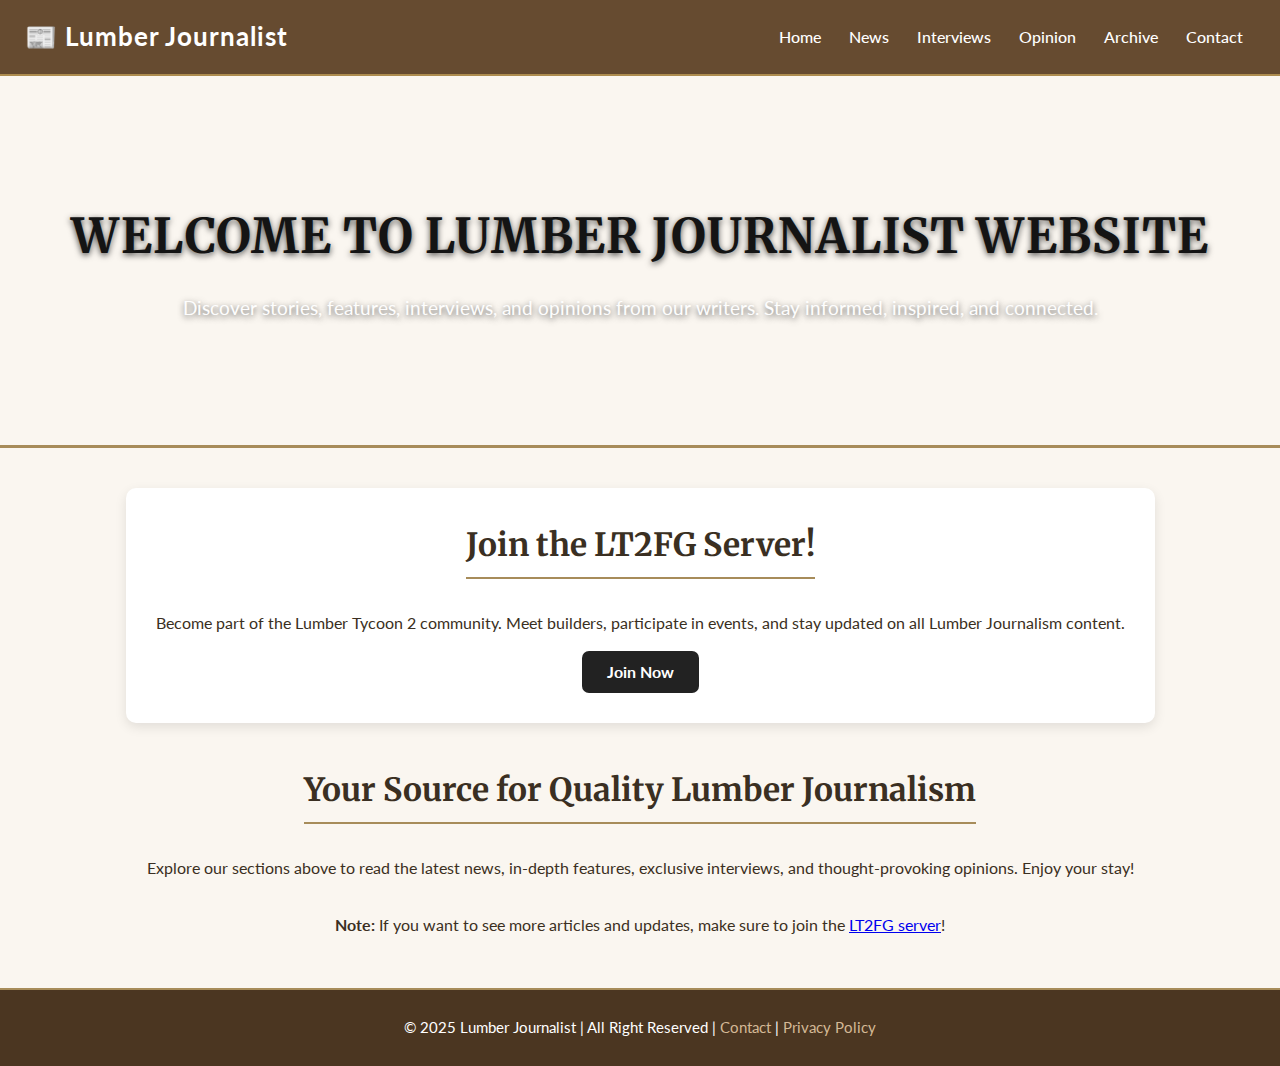
<file: index.html>
<!DOCTYPE html>
<html lang="en">
  <head>
    <meta charset="UTF-8" />
    <title>Home - Lumber Journalist Website</title>
    <link rel="icon" type="image/png" href="LJ - Copy.png" />
    <meta name="viewport" content="width=device-width, initial-scale=1.0" />
    <link rel="stylesheet" href="style.css" />
  </head>
  <body>
    <!-- Header -->
    <header>
      <div class="logo">📰 Lumber Journalist</div>
      <nav>
        <a href="index.html">Home</a>
        <a href="news.html">News</a>
        <a href="interviews.html">Interviews</a>
        <a href="opinion.html">Opinion</a>
        <a href="archive.html">Archive</a>
        <a href="contact.html">Contact</a>
      </nav>
    </header>

    <!-- Hero / Welcome Section -->
    <section class="hero">
      <h1>Welcome to Lumber Journalist Website</h1>
      <p>
        Discover stories, features, interviews, and opinions from our writers.
        Stay informed, inspired, and connected.
      </p>
    </section>

    <!-- Sponsor / Join LT2FG Section -->
    <section class="container" style="text-align: center; margin-top: 40px">
      <div
        style="
          background: #fff;
          padding: 30px;
          border-radius: 10px;
          box-shadow: 0 4px 12px rgba(0, 0, 0, 0.1);
          display: inline-block;
        "
      >
        <h2>Join the LT2FG Server!</h2>
        <p>
          Become part of the Lumber Tycoon 2 community. Meet builders,
          participate in events, and stay updated on all Lumber Journalism
          content.
        </p>
        <a
          href="https://discord.gg/lt2"
          target="_blank"
          style="
            display: inline-block;
            margin-top: 15px;
            padding: 7px 25px;
            background: #222;
            color: #ffffff;
            border-radius: 7px;
            text-decoration: none;
            font-weight: bold;
          "
          >Join Now</a
        >
      </div>
    </section>

    <!-- Optional extra welcome content -->
    <main class="container">
      <div style="text-align: center; margin-top: 40px">
        <h2>Your Source for Quality Lumber Journalism</h2>
        <p>
          Explore our sections above to read the latest news, in-depth features,
          exclusive interviews, and thought-provoking opinions. Enjoy your stay!
        </p>
      </div>
    </main>

    <!-- Info / Announcements Section -->
    <section class="container" style="text-align: center; margin-top: 30px">
      <div>
        <p>
          <strong>Note:</strong> If you want to see more articles and updates,
          make sure to join the
          <a href="https://discord.gg/lt2" target="_blank">LT2FG server</a>!
        </p>
      </div>
    </section>

    <!-- Footer -->
    <footer>
      <p>
        © 2025 Lumber Journalist | All Right Reserved |
        <a href="contact.html">Contact</a> |
        <a href="privacy.html">Privacy Policy</a>
      </p>
    </footer>
  </body>
</html>
</file>
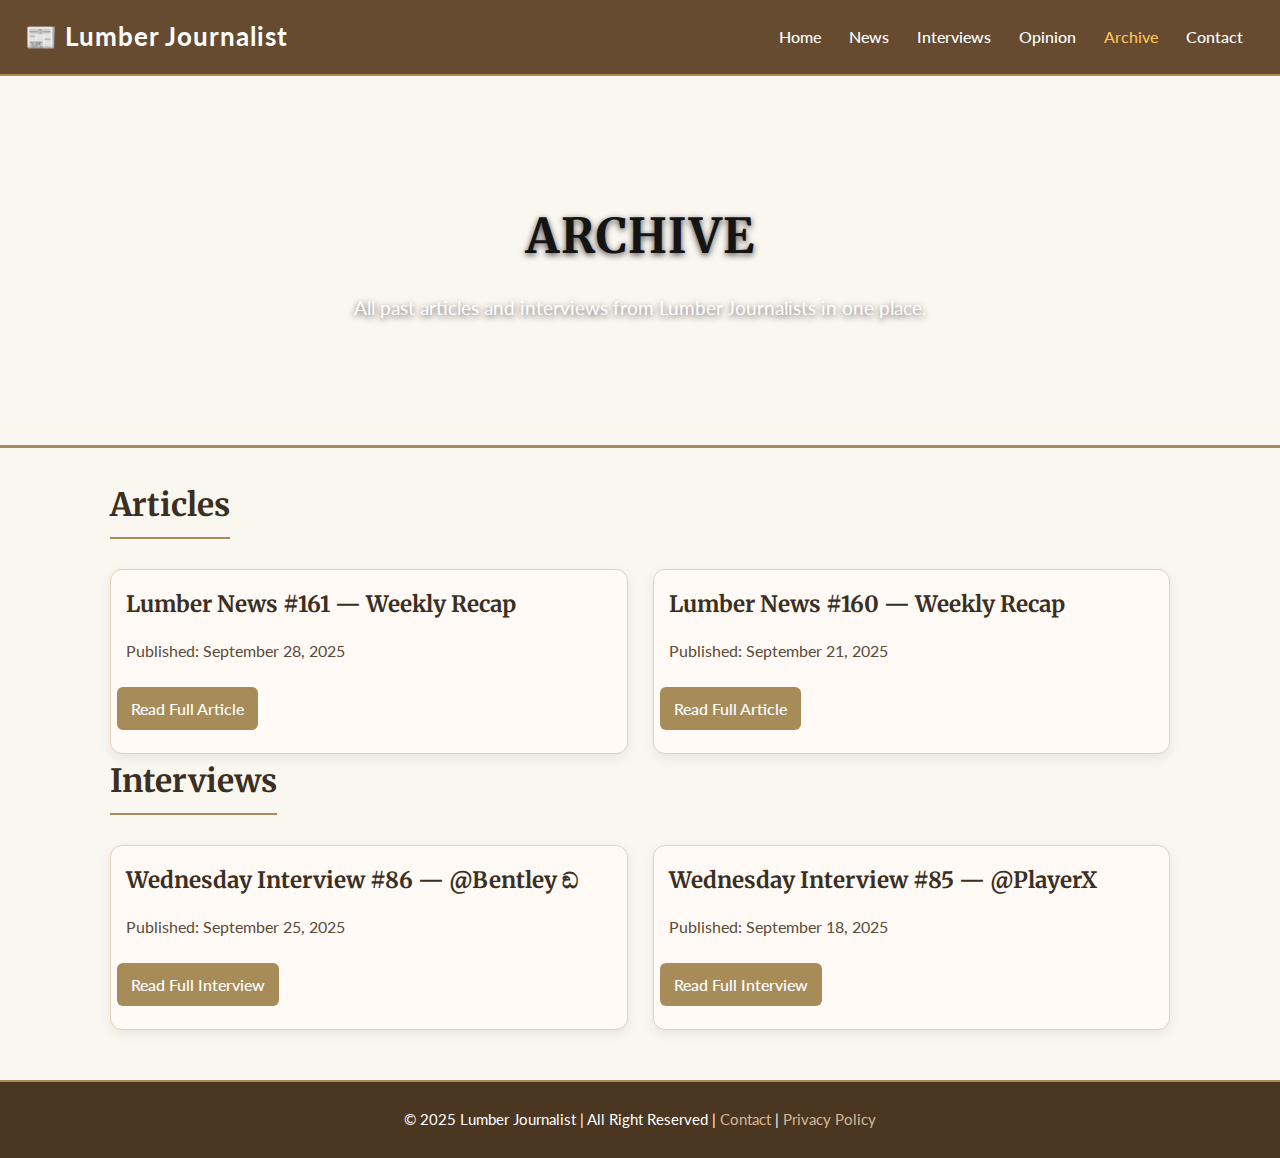
<file: archive.html>
<!DOCTYPE html>
<html lang="en">
  <head>
    <meta charset="UTF-8" />
    <meta name="viewport" content="width=device-width, initial-scale=1.0" />
    <title>Archive - Lumber Journalist</title>
    <link rel="icon" type="image/png" href="LJ - Copy.png" />
    <link rel="stylesheet" href="style.css" />
  </head>
  <body>
    <!-- Header -->
    <header>
      <div class="logo">📰 Lumber Journalist</div>
      <nav>
        <a href="index.html">Home</a>
        <a href="news.html">News</a>
        <a href="interviews.html">Interviews</a>
        <a href="opinion.html">Opinion</a>
        <a href="archive.html" class="active">Archive</a>
        <a href="contact.html">Contact</a>
      </nav>
    </header>

    <!-- Hero Section -->
    <section class="hero">
      <h1>Archive</h1>
      <p>
        All past articles and interviews from Lumber Journalists in one place.
      </p>
    </section>

    <!-- Main Container -->
    <main class="container">
      <!-- Articles Section -->
      <section class="archive-section">
        <h2>Articles</h2>
        <div class="articles">
          <div class="card">
            <h3>Lumber News #161 — Weekly Recap</h3>
            <p>Published: September 28, 2025</p>
            <a href="news.html#news161" class="button">Read Full Article</a>
          </div>
          <div class="card">
            <h3>Lumber News #160 — Weekly Recap</h3>
            <p>Published: September 21, 2025</p>
            <a href="news.html#news160" class="button">Read Full Article</a>
          </div>
          <!-- Add more article cards here -->
        </div>
      </section>

      <!-- Interviews Section -->
      <section class="archive-section">
        <h2>Interviews</h2>
        <div class="articles">
          <div class="card">
            <h3>Wednesday Interview #86 — @Bentley ඞ</h3>
            <p>Published: September 25, 2025</p>
            <a href="interviews.html#interview86" class="button"
              >Read Full Interview</a
            >
          </div>
          <div class="card">
            <h3>Wednesday Interview #85 — @PlayerX</h3>
            <p>Published: September 18, 2025</p>
            <a href="interviews.html#interview85" class="button"
              >Read Full Interview</a
            >
          </div>
          <!-- Add more interview cards here -->
        </div>
      </section>
    </main>

    <!-- Footer -->
    <footer>
      <p>
        © 2025 Lumber Journalist | All Right Reserved |
        <a href="contact.html">Contact</a> |
        <a href="privacy.html">Privacy Policy</a>
      </p>
    </footer>
  </body>
</html>
</file>
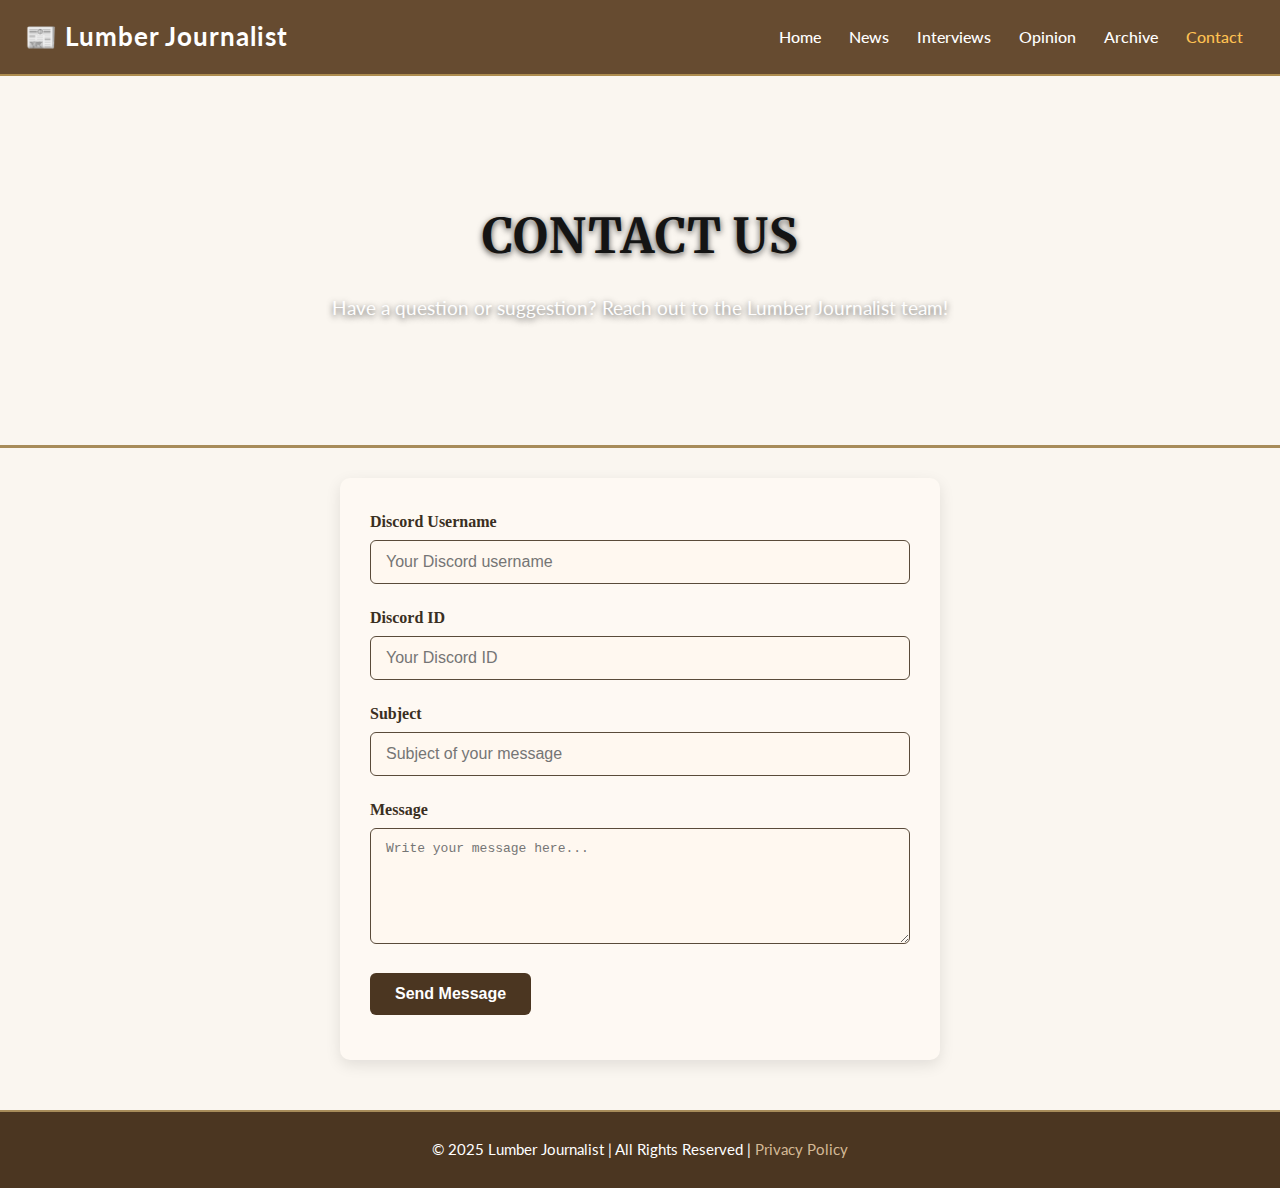
<file: contact.html>
<!DOCTYPE html>
<html lang="en">
  <head>
    <meta charset="UTF-8" />
    <meta name="viewport" content="width=device-width, initial-scale=1.0" />
    <title>Contact - Lumber Journalist</title>
    <link rel="icon" type="image/png" href="LJ - Copy.png" />
    <link rel="stylesheet" href="style.css" />
  </head>
  <body>
    <!-- Header -->
    <header>
      <div class="logo">📰 Lumber Journalist</div>
      <nav>
        <a href="index.html">Home</a>
        <a href="news.html">News</a>
        <a href="interviews.html">Interviews</a>
        <a href="opinion.html">Opinion</a>
        <a href="archive.html">Archive</a>
        <a href="contact.html" class="active">Contact</a>
      </nav>
    </header>

    <!-- Hero Section -->
    <section class="hero">
      <h1>Contact Us</h1>
      <p>
        Have a question or suggestion? Reach out to the Lumber Journalist team!
      </p>
    </section>

    <!-- Main Container -->
    <main class="container">
      <div class="contact-form">
        <form action="#" method="post">
          <label for="name">Discord Username</label>
          <input
            type="text"
            id="name"
            name="name"
            placeholder="Your Discord username"
            required
          />

          <label for="email">Discord ID</label>
          <input
            type="text"
            id="text"
            name="text"
            placeholder="Your Discord ID"
            required
          />

          <label for="subject">Subject</label>
          <input
            type="text"
            id="subject"
            name="subject"
            placeholder="Subject of your message"
            required
          />

          <label for="message">Message</label>
          <textarea
            id="message"
            name="message"
            rows="6"
            placeholder="Write your message here..."
            required
          ></textarea>

          <button type="submit">Send Message</button>
        </form>
        <p style="margin-top: 15px; color: #5a4b3a"></p>
      </div>
    </main>

    <!-- Footer -->
    <footer>
      <p>© 2025 Lumber Journalist | All Rights Reserved |
         <a href="privacy.html">Privacy Policy
    </footer>
  </body>
</html>
</file>
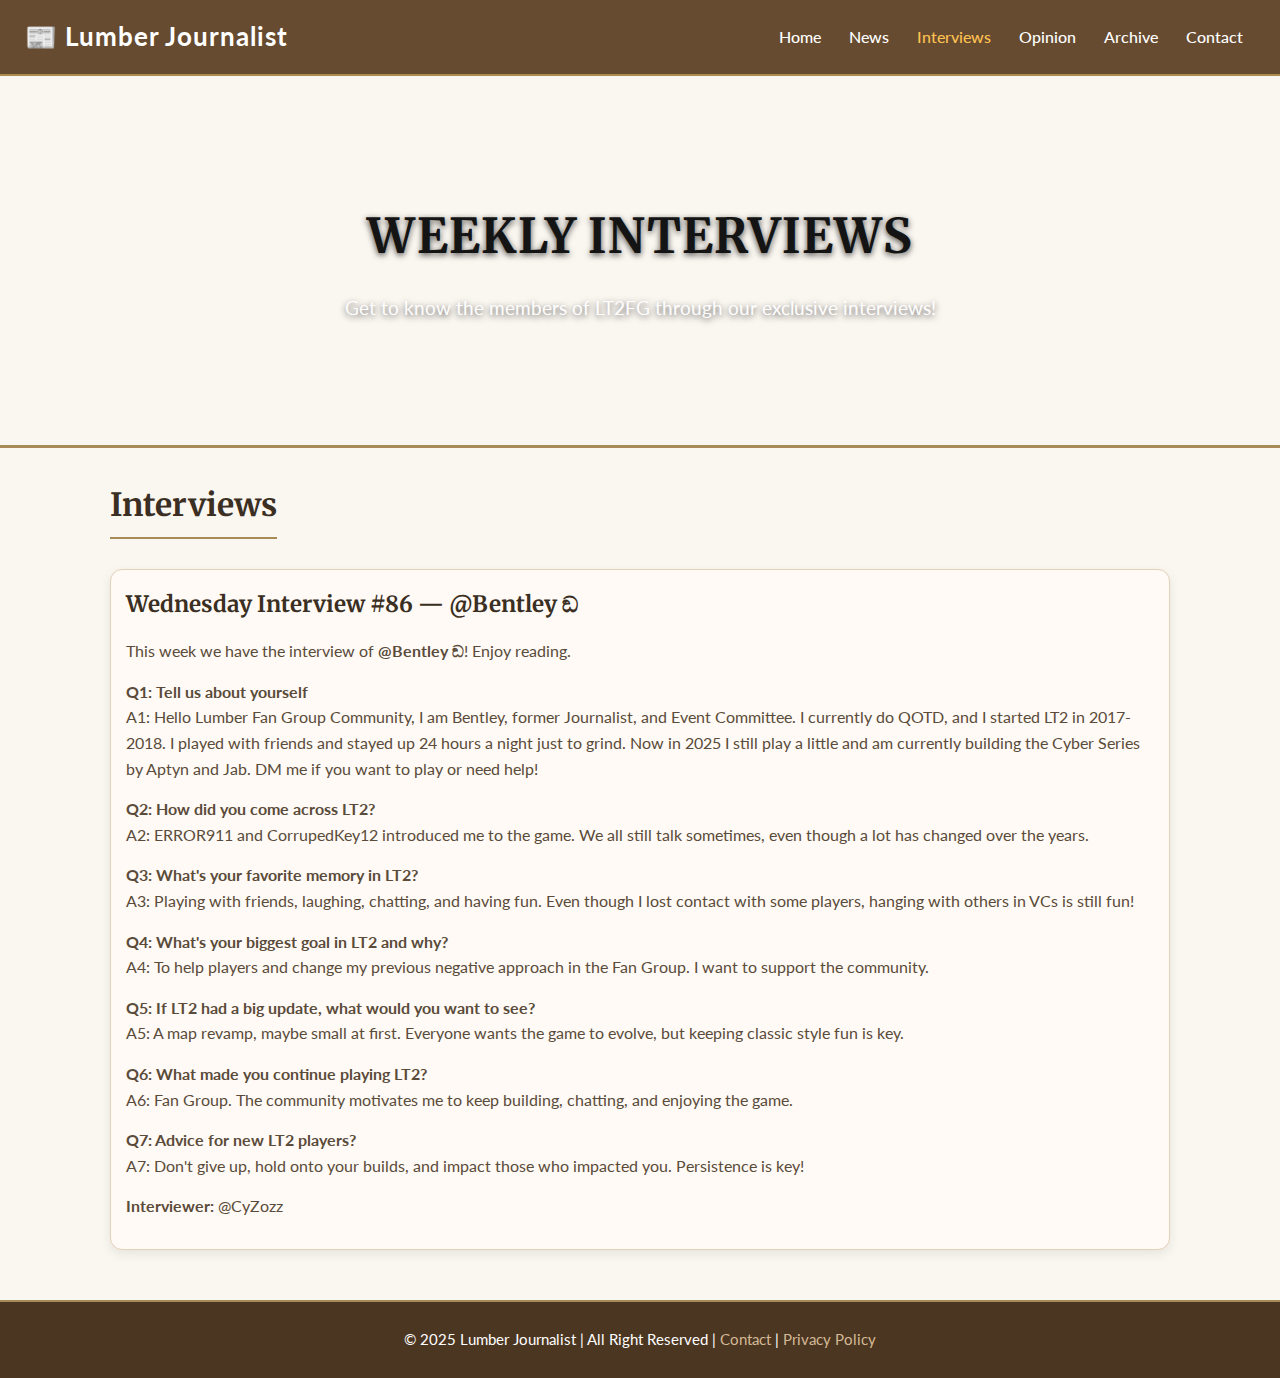
<file: interviews.html>
<!DOCTYPE html>
<html lang="en">
  <head>
    <meta charset="UTF-8" />
    <meta name="viewport" content="width=device-width, initial-scale=1.0" />
    <title>Interviews - Lumber Journalist</title>
    <link rel="icon" type="image/png" href="LJ - Copy.png" />
    <link rel="stylesheet" href="style.css" />
  </head>
  <body>
    <!-- Header -->
    <header>
      <div class="logo">📰 Lumber Journalist</div>
      <nav>
        <a href="index.html">Home</a>
        <a href="news.html">News</a>
        <a href="interviews.html" class="active">Interviews</a>
        <a href="opinion.html">Opinion</a>
        <a href="archive.html">Archive</a>
        <a href="contact.html">Contact</a>
      </nav>
    </header>

    <!-- Hero Section -->
    <section class="hero">
      <h1>Weekly Interviews</h1>
      <p>Get to know the members of LT2FG through our exclusive interviews!</p>
    </section>

    <!-- Main Container -->
    <main class="container">
      <h2>Interviews</h2>
      <div class="articles">
        <!-- Interview Card -->
        <div class="card">
          <h3>Wednesday Interview #86 — @Bentley ඞ</h3>
          <p>
            This week we have the interview of
            <strong>@Bentley ඞ</strong>! Enjoy reading.
          </p>

          <div class="qa">
            <p>
              <strong>Q1: Tell us about yourself</strong><br />
              A1: Hello Lumber Fan Group Community, I am Bentley, former
              Journalist, and Event Committee. I currently do QOTD, and I
              started LT2 in 2017-2018. I played with friends and stayed up 24
              hours a night just to grind. Now in 2025 I still play a little and
              am currently building the Cyber Series by Aptyn and Jab. DM me if
              you want to play or need help!
            </p>

            <p>
              <strong>Q2: How did you come across LT2?</strong><br />
              A2: ERROR911 and CorrupedKey12 introduced me to the game. We all
              still talk sometimes, even though a lot has changed over the
              years.
            </p>

            <p>
              <strong>Q3: What's your favorite memory in LT2?</strong><br />
              A3: Playing with friends, laughing, chatting, and having fun. Even
              though I lost contact with some players, hanging with others in
              VCs is still fun!
            </p>

            <p>
              <strong>Q4: What's your biggest goal in LT2 and why?</strong
              ><br />
              A4: To help players and change my previous negative approach in
              the Fan Group. I want to support the community.
            </p>

            <p>
              <strong
                >Q5: If LT2 had a big update, what would you want to
                see?</strong
              ><br />
              A5: A map revamp, maybe small at first. Everyone wants the game to
              evolve, but keeping classic style fun is key.
            </p>

            <p>
              <strong>Q6: What made you continue playing LT2?</strong><br />
              A6: Fan Group. The community motivates me to keep building,
              chatting, and enjoying the game.
            </p>

            <p>
              <strong>Q7: Advice for new LT2 players?</strong><br />
              A7: Don't give up, hold onto your builds, and impact those who
              impacted you. Persistence is key!
            </p>

            <p><strong>Interviewer:</strong> @CyZozz</p>
          </div>
        </div>
        <!-- You can add more interview cards here following the same structure -->
      </div>
    </main>

    <!-- Footer -->
    <footer>
      <p>
        © 2025 Lumber Journalist | All Right Reserved |
        <a href="contact.html">Contact</a> |
        <a href="privacy.html">Privacy Policy</a>
      </p>
    </footer>
  </body>
</html>
</file>
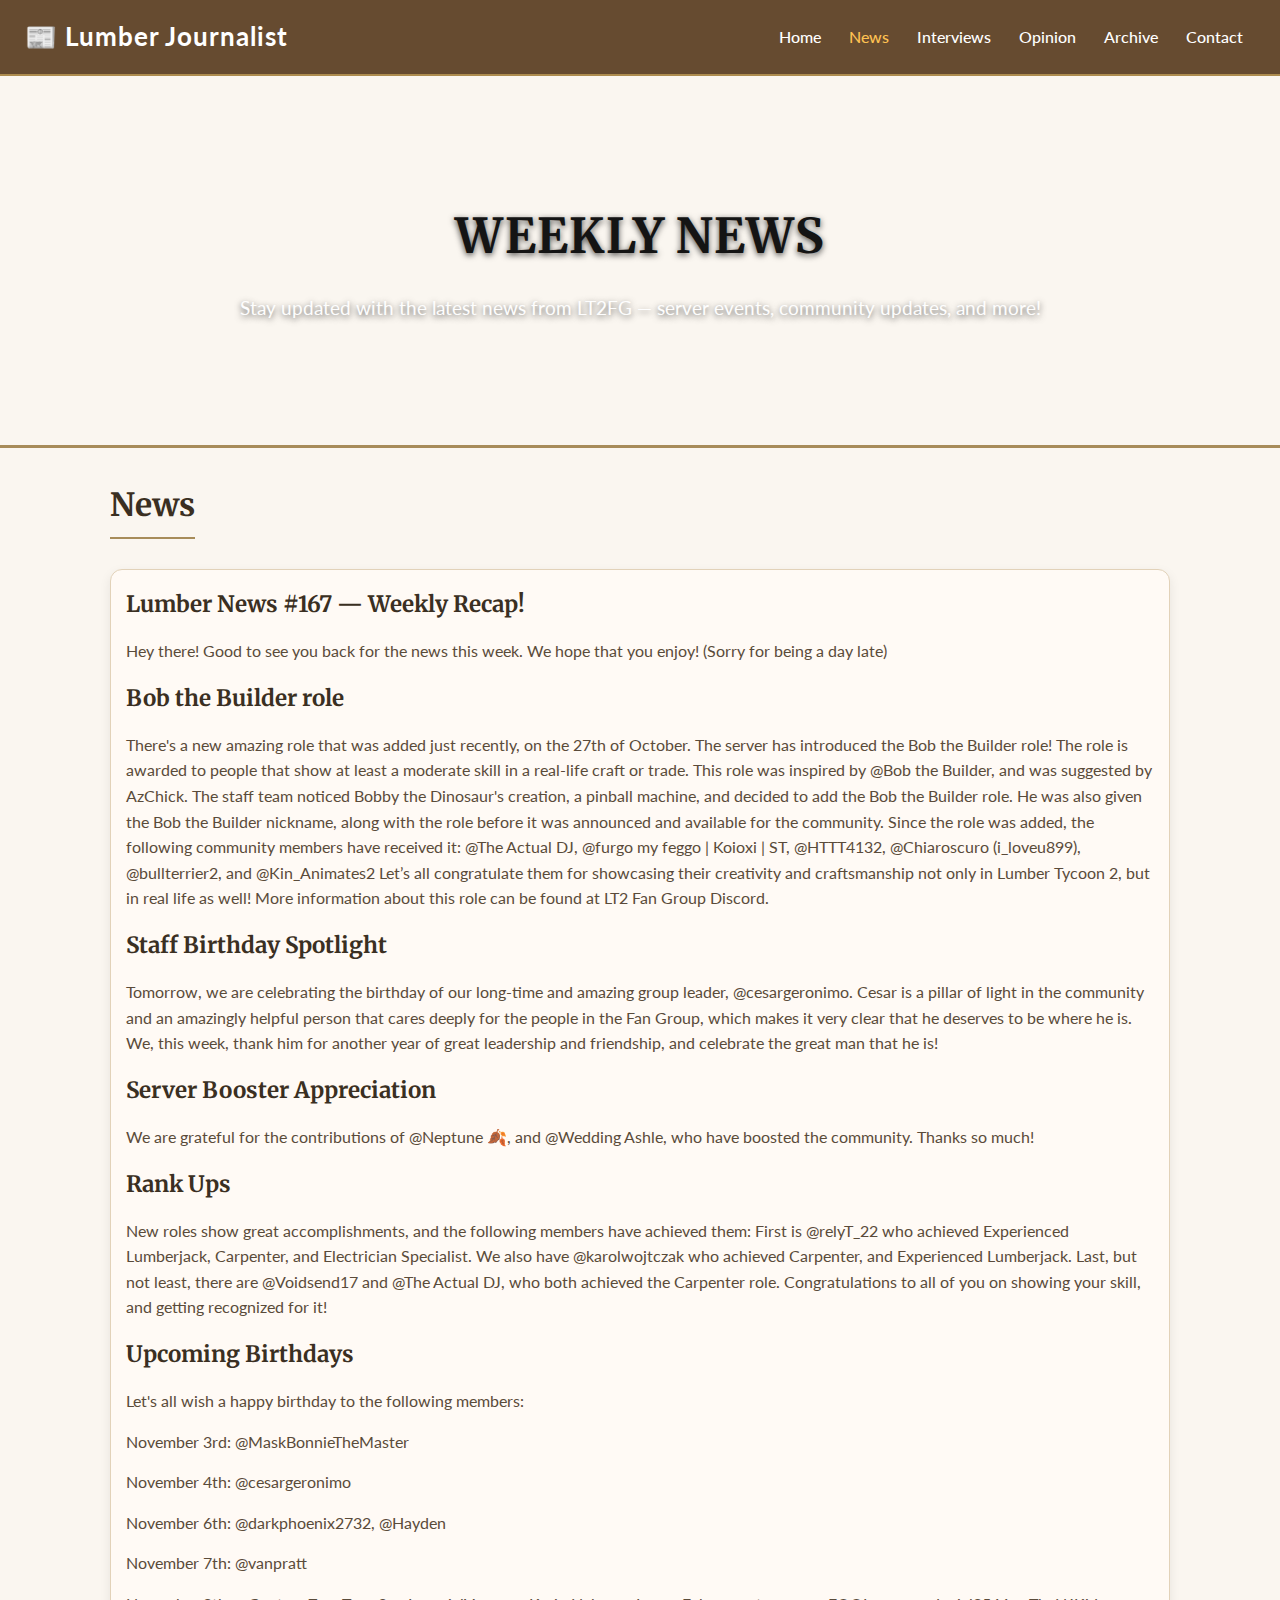
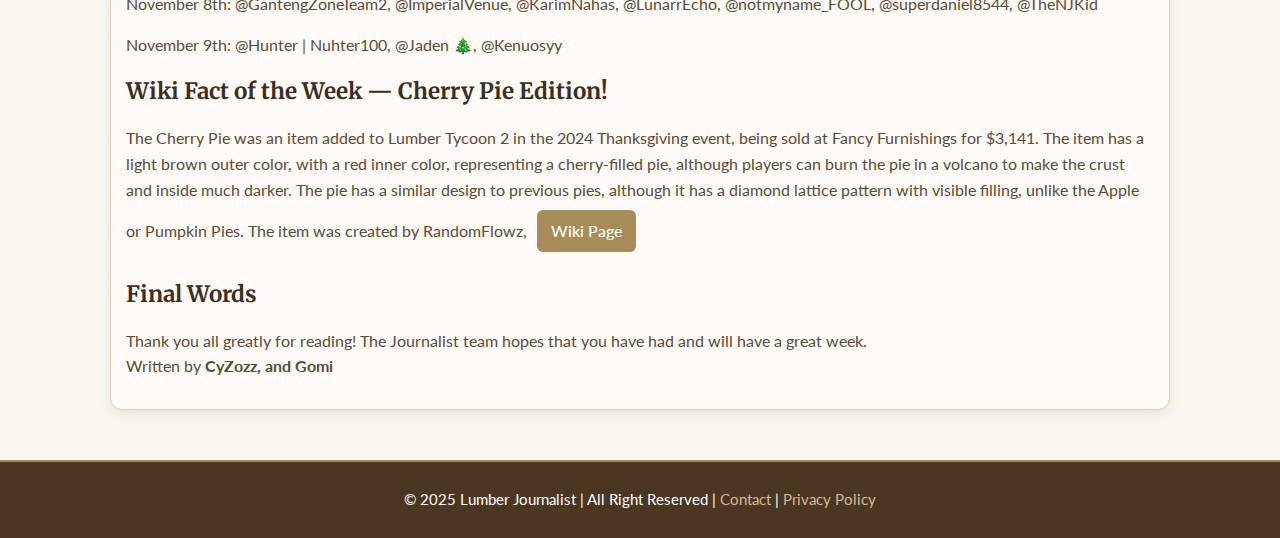
<file: news.html>
<!DOCTYPE html>
<html lang="en">
  <head>
    <meta charset="UTF-8" />
    <meta name="viewport" content="width=device-width, initial-scale=1.0" />
    <title>News - Lumber Journalist</title>
    <link rel="icon" type="image/png" href="LJ - Copy.png" />
    <link rel="stylesheet" href="style.css" />
  </head>
  <body>
    <!-- Header -->
    <header>
      <div class="logo">📰 Lumber Journalist</div>
      <nav>
        <a href="index.html">Home</a>
        <a href="news.html" class="active">News</a>
        <a href="interviews.html">Interviews</a>
        <a href="opinion.html">Opinion</a>
        <a href="archive.html">Archive</a>
        <a href="contact.html">Contact</a>
      </nav>
    </header>

    <!-- Hero Section -->
    <section class="hero">
      <h1>Weekly News</h1>
      <p>
        Stay updated with the latest news from LT2FG — server events, community
        updates, and more!
      </p>
    </section>

    <!-- Main Container -->
    <main class="container">
      <h2>News</h2>
      <div class="articles">
        <!-- News Article Card -->
        <div class="card">
          <h3>Lumber News #167 — Weekly Recap!</h3>
          <p>
            Hey there! Good to see you back for the news this week. We hope that
            you enjoy! (Sorry for being a day late)
          </p>

          <h3>Bob the Builder role</h3>

          <p>
            There's a new amazing role that was added just recently, on the 27th
            of October. The server has introduced the Bob the Builder role! The
            role is awarded to people that show at least a moderate skill in a
            real-life craft or trade. This role was inspired by @Bob the
            Builder, and was suggested by AzChick. The staff team noticed Bobby
            the Dinosaur's creation, a pinball machine, and decided to add the
            Bob the Builder role. He was also given the Bob the Builder
            nickname, along with the role before it was announced and available
            for the community. Since the role was added, the following community
            members have received it: @The Actual DJ, @furgo my feggo | Koioxi |
            ST, @HTTT4132, @Chiaroscuro (i_loveu899), @bullterrier2, and
            @Kin_Animates2 Let’s all congratulate them for showcasing their
            creativity and craftsmanship not only in Lumber Tycoon 2, but in
            real life as well! More information about this role can be found at
            ⁠LT2 Fan Group Discord⁠.
          </p>

          <h3>Staff Birthday Spotlight</h3>
          <p>
            Tomorrow, we are celebrating the birthday of our long-time and
            amazing group leader, @cesargeronimo. Cesar is a pillar of light in
            the community and an amazingly helpful person that cares deeply for
            the people in the Fan Group, which makes it very clear that he
            deserves to be where he is. We, this week, thank him for another
            year of great leadership and friendship, and celebrate the great man
            that he is!
          </p>

          <h3>Server Booster Appreciation</h3>
          <p>
            We are grateful for the contributions of @Neptune 🍂, and @Wedding
            Ashle, who have boosted the community. Thanks so much!
          </p>

          <h3>Rank Ups</h3>
          <p>
            New roles show great accomplishments, and the following members have
            achieved them: First is @relyT_22 who achieved Experienced
            Lumberjack, Carpenter, and Electrician Specialist. We also have
            @karolwojtczak who achieved Carpenter, and Experienced Lumberjack.
            Last, but not least, there are @Voidsend17 and @The Actual DJ, who
            both achieved the Carpenter role. Congratulations to all of you on
            showing your skill, and getting recognized for it!
          </p>

          <h3>Upcoming Birthdays</h3>
          <p>Let's all wish a happy birthday to the following members:</p>

          <p>November 3rd: @MaskBonnieTheMaster</p>
          <p>November 4th: @cesargeronimo</p>
          <p>November 6th: @darkphoenix2732, @Hayden</p>
          <p>November 7th: @vanpratt</p>
          <p>
            November 8th: @GantengZoneTeam2, @ImperialVenue, @KarimNahas,
            @LunarrEcho, @notmyname_FOOL, @superdaniel8544, @TheNJKid
          </p>
          <p>November 9th: @Hunter | Nuhter100, @Jaden 🎄, @Kenuosyy</p>

          <h3>Wiki Fact of the Week — Cherry Pie Edition!</h3>
          <p>
            The Cherry Pie was an item added to Lumber Tycoon 2 in the 2024
            Thanksgiving event, being sold at Fancy Furnishings for $3,141. The
            item has a light brown outer color, with a red inner color,
            representing a cherry-filled pie, although players can burn the pie
            in a volcano to make the crust and inside much darker. The pie has a
            similar design to previous pies, although it has a diamond lattice
            pattern with visible filling, unlike the Apple or Pumpkin Pies. The
            item was created by RandomFlowz,

            <a
              href=" https://lumber-tycoon-2.fandom.com/wiki/Cherry_Pie"
              target="_blank"
              >Wiki Page</a
            >
          </p>

          <h3>Final Words</h3>
          <p>
            Thank you all greatly for reading! The Journalist team hopes that
            you have had and will have a great week.<br />
            Written by <strong>CyZozz, and Gomi</strong>
          </p>
        </div>
        <!-- Add more article cards here following the same structure -->
      </div>
    </main>

    <!-- Footer -->
    <footer>
      <p>
        © 2025 Lumber Journalist | All Right Reserved |
        <a href="contact.html">Contact</a> |
        <a href="privacy.html">Privacy Policy</a>
      </p>
    </footer>
  </body>
</html>
</file>
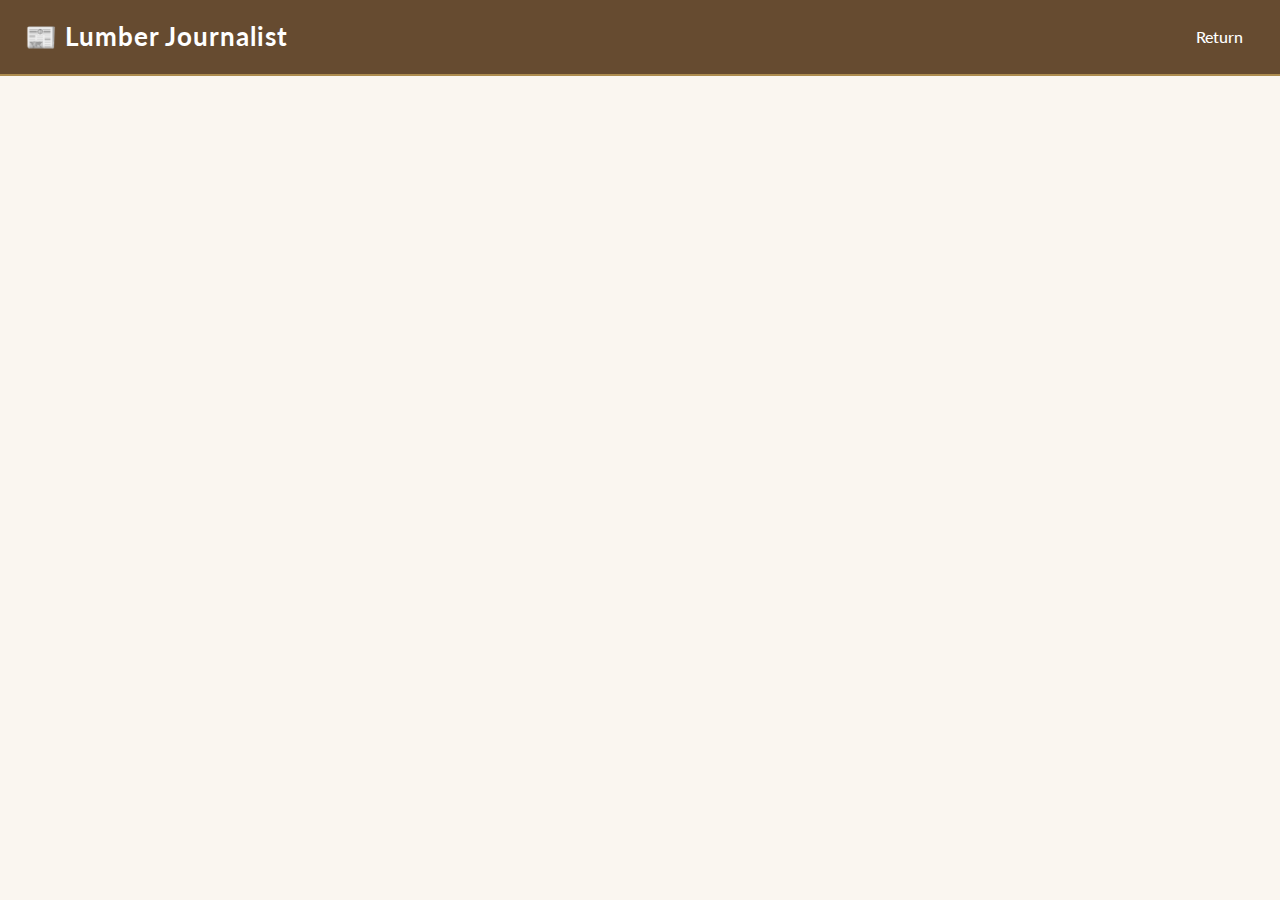
<file: privacy.html>
<!DOCTYPE html>
<html lang="en">
  <head>
    <meta charset="UTF-8" />
    <meta name="viewport" content="width=device-width, initial-scale=1.0" />
    <title>Privacy Policy - Lumber Journalist</title>
    <link rel="icon" type="image/png" href="LJ - Copy.png" />
    <link rel="stylesheet" href="style.css" />
  </head>
  <header>
    <div class="logo">📰 Lumber Journalist</div>
    <nav>
      <a href="index.html">Return</a>
    </nav>
  </header>
</html>
</file>
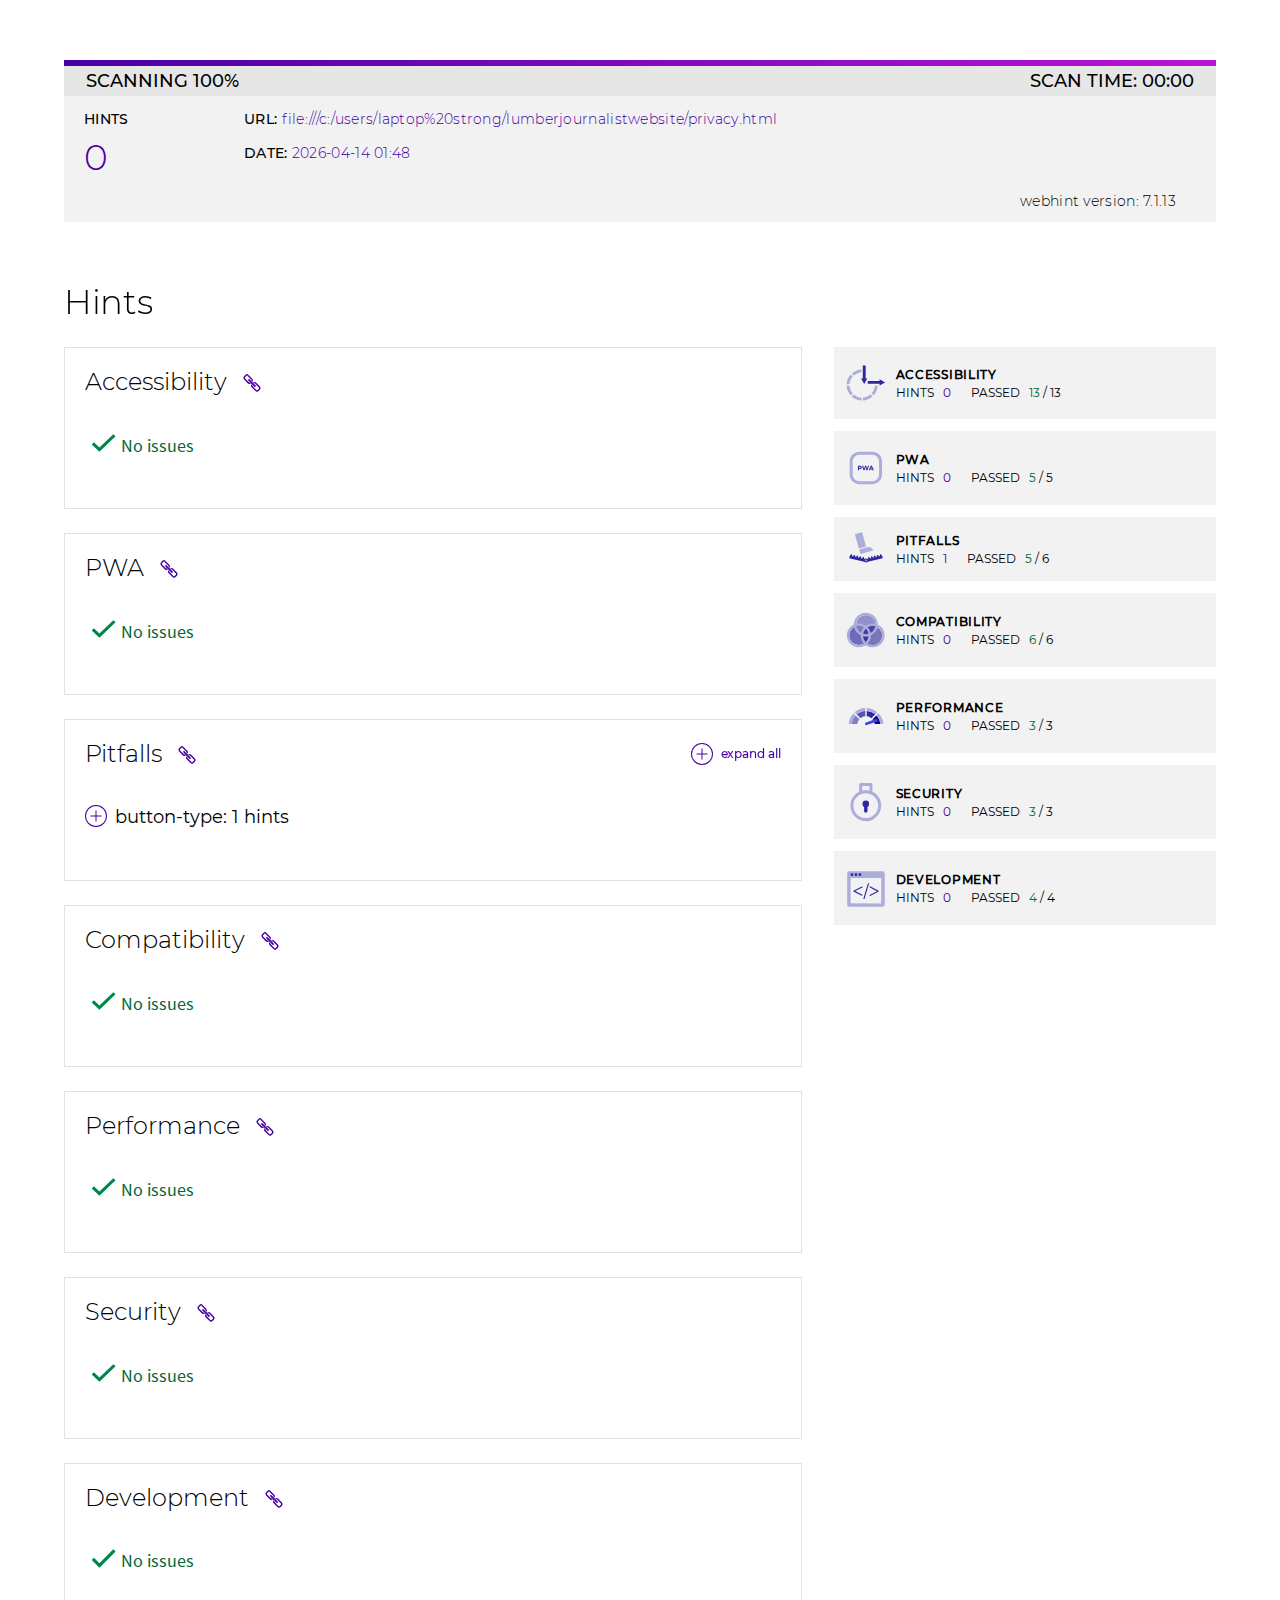
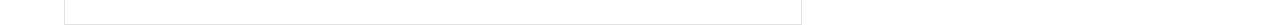
<file: hint-report/file--C--Users-Laptop%20Strong-LumberJournalistWebsite-privacy-html.html>
<!DOCTYPE html>
<html lang="en">
<head>
    <meta charset="utf-8">
    <title>Webhint</title>
    <meta name="viewport" content="width=device-width, initial-scale=1">
    
    
        <link rel="icon" href="[data-uri]">
    



    
        <style>
            /* Content from file: styles/fonts.css */
            @font-face {
    font-family: "Montserrat";
    font-style: normal;
    font-weight: 300;
    src: local("Montserrat Light"), local("Montserrat-Light"), url('[data-uri]') format("woff2"), url('[data-uri]') format("woff");
    unicode-range: U+0000-00FF, U+0131, U+0152-0153, U+02BB-02BC, U+02C6, U+02DA, U+02DC, U+2000-206F, U+2074, U+20AC, U+2122, U+2191, U+2193, U+2212, U+2215, U+FEFF, U+FFFD;
}

@font-face {
    font-family: "Montserrat";
    font-style: normal;
    font-weight: 400;
    src: local("Montserrat Regular"), local("Montserrat-Regular"), url('[data-uri]') format("woff2"), url('[data-uri]') format("woff");
    unicode-range: U+0000-00FF, U+0131, U+0152-0153, U+02BB-02BC, U+02C6, U+02DA, U+02DC, U+2000-206F, U+2074, U+20AC, U+2122, U+2191, U+2193, U+2212, U+2215, U+FEFF, U+FFFD;
}

@font-face {
    font-family: "Montserrat";
    font-style: normal;
    font-weight: 500;
    src: local("Montserrat Medium"), local("Montserrat-Medium"), url('[data-uri]') format("woff2"), url('[data-uri]') format("woff");
    unicode-range: U+0000-00FF, U+0131, U+0152-0153, U+02BB-02BC, U+02C6, U+02DA, U+02DC, U+2000-206F, U+2074, U+20AC, U+2122, U+2191, U+2193, U+2212, U+2215, U+FEFF, U+FFFD;
}

@font-face {
    font-family: "Source Sans Pro";
    font-style: normal;
    font-weight: 400;
    src: local("Source Sans Pro Regular"), local("SourceSansPro-Regular"), url('[data-uri]') format("woff2"), url('[data-uri]') format("woff");
    unicode-range: U+0000-00FF, U+0131, U+0152-0153, U+02BB-02BC, U+02C6, U+02DA, U+02DC, U+2000-206F, U+2074, U+20AC, U+2122, U+2191, U+2193, U+2212, U+2215, U+FEFF, U+FFFD;
}

        </style>
    
        <style>
            /* Content from file: styles/base.css */
            /*
 *	BASE
 * =============================================
 */

* {
    box-sizing: border-box;
    margin: 0;
    padding: 0;
}

a {
    text-decoration: none;
}

a:hover {
    text-decoration: underline;
}

button, input, select {
    font: inherit;
}

img {
    border: 0;
}

/* Style focusable elements that need focus ring. Others reset and receive border styles in controls/color.css */
a:focus,
li:focus,
ul:focus,
button:focus,
summary:focus,
[tabindex="0"]:focus {
    outline: 1px dashed;
}

/*
Vertical rhythm
Sets a margin on select block level elements that have a previous sibling.
 */

* + p,
* + ol,
* + ul,
* + dl,
* + fieldset,
* + label,
* + pre,
* + blockquote,
* + img {
    margin-top: 2.4rem;
}

        </style>
    
        <style>
            /* Content from file: styles/controls.css */
            /*
 * BUTTONS
 * ---------------------------------------------
 */

button,
a.button {
    min-width: 16rem;
    max-width: 100%;
    border: 1px solid transparent;

    /* needed to override Chrome styles */
    border-radius: 0;
    padding: 1.2rem 1.6rem;

    color: #fff;
    letter-spacing: .1rem;
    text-transform: uppercase;

    overflow: hidden;
    white-space: nowrap;
    text-overflow: ellipsis;

    /* needed for .button as doesn’t always get default control behaviours */
    display: inline-block;
    text-align: center;
    cursor: pointer;
}

button:hover,
button:focus,
.button:hover,
.button:focus {
    border-color: hsla(0, 0%, 0%, .4);
}

button:active,
.button:active {
    border-color: transparent;
    background-color: hsla(0, 0%, 0%, .4);
}

        </style>
    
        <style>
            /* Content from file: styles/type.css */
            /*
 * TYPOGRAPHY
 * =============================================
 */

/*
    Base font size: 10px for easy rem to px conversion.
    Use % so if user increases their default font-size, it doesn’t wipe that out
*/
html {
    font-size: 62.5%;
}

/* use em rather than rem due to IE9–10 rem in font shorthand bug. */
body {
    font: 1.8em/1.4 base, "Source Sans Pro", Verdana, sans-serif;
}

/*	Headings and Captions */

/* only elements get top margin. Semantic classes only get the font/text styles */
h1,
h2,
h3,
h4,
h5,
button,
legend,
.headline,
.heading,
.subheading,
.title,
.subtitle,
.subtitle--alt,
.caption--alt,
.button,
.button--alt,
.scan-heading,
.category,
.rule-list,
.rule-title,
.rule-tile__category,
[class*="-badge"],
.scan-overview,
.docs-button,
.anchor-top,
.feature__cta {
    font-family: "Montserrat", sans-serif;
}


h1,
h2,
.headline,
.heading,
.scan-heading {
    letter-spacing: -.01em;

    position: relative;
    max-width: 64rem;
    z-index: 1;
}

.headline::before,
.heading::before {
    content: "";
    position: absolute;
    left: 0;
    top: -.5rem;
    height: .5rem;
    width: 5rem;
}

h1,
h2,
h3,
h6,
caption,
.headline,
.heading,
.subheading,
.title,
.subcaption {
    font-weight: 300;
    line-height: 1.2;
}

h3,
h4,
.title,
.subtitle,
.subtitle--alt {
    font-weight: 300;
}

h2,
.subheading {
    font-size: 2.6rem;
}

h3,
.title,
.scan-heading {
    font-size: 2rem;
}

h4,
caption,
.subtitle {
    font-size: 1.8rem;
}

@media (min-width: 48em) {

    h2,
    .subheading {
        font-size: 3.4rem;
    }

    h3,
    .title {
        font-size: 2.4rem;
    }

    h4,
    caption,
    .subtitle {
        font-size: 2rem;
    }

}

/* Maximum line lengths */
details,
p,
li {
    max-width: 64rem;
}

        </style>
    
        <style>
            /* Content from file: styles/layouts.css */
            /*
 * LAYOUTS
 * =============================================
 * @Dependencies: base.css, structure.css
 */

.container::after,
.layout::after,
.module::after {
    display: block;
    clear: both;
    content: "";
}

.layout {
    margin-right: 0;
    margin-left: 0;
}

.module {
    margin-top: 2.4rem;
    width: 100%;
}

.module:first-child {
    margin-top: 0;
}

@media (min-width: 33.75em) {

    .layout {
        margin-right: -1.2rem;
        margin-left: -1.2rem;
    }

    .module {
        float: left;
        padding-right: 1.2rem;
        padding-left: 1.2rem;
    }

}

@media (min-width: 48em) {

    .layout {
        margin-left: -1.6rem;
        margin-right: -1.6rem;
    }

    .module {
        padding-right: 1.6rem;
        padding-left: 1.6rem;
    }

}

/* Primary + Secondary */

@media (min-width: 48em) {

    .module--primary,
    .module--secondary {
        float: left;
        width: 50%;
        margin-top: 0;
    }

    .layout--basic--alt .module--secondary,
    .layout--basic--offset--alt .module--secondary {
        float: right;
    }

}

@media (min-width: 60em) {

    .layout--basic .module--primary,
    .layout--basic--alt .module--primary {
        width: 62.5%;
    }

    .layout--basic .module--secondary,
    .layout--basic--alt .module--secondary {
        width: 33.333%;
    }

    .layout--basic--offset .module--primary,
    .layout--basic--offset--alt .module--primary {
        width: 58.333%;
    }

    .layout--basic--offset .module--secondary,
    .layout--basic--offset--alt .module--secondary {
        width: 37.5%;
    }

}

        </style>
    
        <style>
            /* Content from file: styles/structure.css */
            /*
 * BASIC STRUCTURE
 * =============================================
 * @Dependencies: base.css
 */

body {
    overflow-x: hidden;
}

/* Limit widths */
hr,
.container {
    max-width: 144rem;
}

/* Standard sections and subsections */
.section,
hr {
    margin-top: 4.8rem;
}



/*
Containing element goes INSIDE sections,
as some sections are full-bleed on the page.
 */

.container {
    width: 100%;
    padding-right: 1rem;
    padding-left: 1rem;
}

.container .container,
.container hr {
    width: auto;
}

@media (min-width: 48em) {

    .content > header,
    .section,
    hr {
        margin-top: 6rem;
    }

}

/* @TODO: Revert to 56.2em when extensions is removed from header */
@media (min-width: 58em) {

    hr,
    .container {
        width: 90%;
        margin-right: auto;
        margin-left: auto;
        padding-right: 0;
        padding-left: 0;
    }

}

        </style>
    
        <style>
            /* Content from file: styles/anchor-top.css */
            a.anchor-top {
    position: fixed;
    right: 2.4rem;
    bottom: 2.4rem;

    width: 5rem;
    height: 6rem;

    padding: 3.3rem 1.2rem 1rem 1.2rem;

    font-size: 1.3rem;
    background: hsla(266, 100%, 32%, .7);
    color: #fff;
    text-transform: uppercase;

    border-radius: .4rem;
}

a.anchor-top:hover, a.anchor-top:focus {
    background: hsla(266, 100%, 32%, .8);
    text-decoration: none;
}

a.anchor-top:focus {
    outline: 1px dashed #4700a3;
}

a.anchor-top:active {
    background: hsla(266, 100%, 32%, 1);
}

a.anchor-top::before {
    content: url('[data-uri]');
    display: inline-block;
    position: absolute;
    width: 2.5rem;
    top: 1.4rem;
    left: 0;
    padding: 0 1.25rem;
}

        </style>
    
        <style>
            /* Content from file: styles/scan/scan-results.css */
            /*
* SCAN RESULTS
* =============================================
* @Dependencies: base.css, structure.css, type.css
*/

.menu-open {
    overflow: hidden;
}

/* SCAN OVERVIEW */

.scan-overview {
    margin-bottom: 2.4rem;
    width: 100%;
}

.scan-overview__status {
    background-color: #e6e6e6;
    display: flex;
    font-size: 1.8rem;
    font-weight: 500;
    justify-content: space-between;
    line-height: 1.8rem;
    margin: 0;
    padding: 1.2rem 2.2rem .6rem;
    position: relative;
    text-transform: uppercase;
}

.scan-overview__status * {
    margin-top: 0;
}

.scan-overview__progress-bar {
    background-image: linear-gradient(270deg, #4700a3, #b914d4);
    background-size: 300%;
    height: 6px;
    left: 0;
    position: absolute;
    top: 0;
    transition: width 1s 0s linear;
    width: 0;
    animation: progressBarAnimation 2s ease infinite;
}

.scan-overview__progress-bar.end-animation {
    animation: none;
    background-size: 100%;
    background-image: linear-gradient(to right, #4700a3, #b914d4);
}

@keyframes progressBarAnimation {

    0% {
        background-position: 0% 50%
    }
    50% {
        background-position: 100% 50%
    }
    100% {
        background-position: 0% 50%
    }

}

.scan-overview--details {
    background-color: #f2f2f2;
    padding: 1.4rem 2rem;
    position: relative;
}

.scan-overview--debug-details {
    display: flex;
}

.scan-overview__scan-time {
    display: none;
    margin: 0;
}

.scan-overview--version {
    margin-right: 2rem;
}

.scan-overview--version .scan-overview__subheader,
.scan-overview--config .scan-overview__subheader {
    text-transform: none;
}

.scan-overview__subheader {
    font-size: 1.4rem;
    font-weight: 500;
    letter-spacing: .03rem;
    margin-top: 1.4rem;
    max-width: none;
    text-transform: uppercase;
}

.scan-overview__subheader span {
    color: #4700a3;
    font-weight: 300;
}

.scan-overview--debug-details .scan-overview__subheader {
    color: #000;
    font-weight: 300;
}

.scan-overview--debug-details .scan-overview__subheader span {
    color: #000;
}

.overview--url__url {
    text-transform: lowercase;
}

[class*="scan-overview__body--"] {
    font-size: 4.8rem;
    font-weight: 200;
    letter-spacing: .03rem;
    margin-right: 1rem;
    margin-top: .2rem;
    min-width: 15rem;
    text-transform: uppercase;
}

.scan-overview__body--purple {
    color: #4700a3;
}

.scan-overview__body__permalink {
    overflow-wrap: break-word;
    word-wrap: break-word;
}

.scan-overview__body__permalink .permalink-content {
    text-transform: none;
}

.permalink-copy {
    background-color: transparent;
    font-weight: 300;
    min-width: 2rem;
    padding: 0;
    text-align: left;
    white-space: normal;
}

.permalink-copy img {
    vertical-align: middle;
    width: 2rem;
}

.scan-overview__body__link {
    color: #000;
    display: inline-block;
    font-weight: 300;
}

@media (min-width: 33.75em) {

    .scan-overview--details {
        display: flex;
        justify-content: flex-start;
        padding-bottom: 4rem;
    }

    .scan-overview--more-details {
        display: flex;
        flex-wrap: wrap;
        justify-content: flex-start;
    }

    .scan-overview--scan-links {
        margin-right: 2rem;
    }

    .scan-overview__scan-time {
        display: block;
    }

    .scan-overview--scan-links .scan-overview__subheader {
        margin-bottom: 1.4rem;
    }

    .scan-overview--debug-details {
        bottom: 1rem;
        position: absolute;
        right: 2rem;
    }

    .scan-overview__subheader {
        margin-top: 0;
    }
}

@media (min-width: 58em) {
    [class*="scan-overview__body--"] {
        font-size: 3.6rem;
    }
}

/* OVERVIEW TILES */

.module.module--categories {
    margin-top: 0;
    width: 100%;
}

.rule-categories {
    position: fixed;
    left: 0;
    padding: 0 2rem;
    width: 100%;
    background-color: #fff;
    z-index: 5;
    bottom: calc(-100% + 5rem);
    height: calc(100% - 5rem);
    transition: bottom .5s ease-out;
}

.rule-categories.open {
    bottom: 5rem;
}

.rule-categories a {
    text-decoration: none;
}

.rule-tile--wrapper {
    border: 1px solid #979797;
    border-top: none;
    display: block;
}

.rule-tile--wrapper:first-child {
    border-top: 1px solid #979797;
}

.rule-tile {
    align-items: center;
    background-color: #f2f2f2;
    color: #000;
    display: flex;
    justify-content: space-evenly;
    padding: 1.2rem;
}

.rule-icon {
    margin-top: 0;
    max-width: 3.1rem;
    width: 100%;
}

a > .rule-tile:hover {
    background-color: rgba(64, 69, 221, 0.2);
    text-decoration: none;
}

.rule-tile__category {
    color: #000;
    flex: 1;
    font-size: 1.2rem;
    font-weight: 600;
    letter-spacing: .07rem;
    margin: 0 0 0 1rem;
    max-width: 19rem;
    text-transform: uppercase;
    white-space: nowrap;
}

.rule-tile__hints {
    color: #4700a3;
}

.rule-tile__passed {
    color: #006538;
}

.rule-tile__info {
    align-items: center;
    display: flex;
    flex-grow: 1;
    justify-content: space-between;
}

.rule-tile__results {
    display: flex;
    flex: 1;
    justify-content: space-around;
}

.rule-tile__result-wrapper {
    margin-left: 2.4rem;
    text-align: center;
}

.rule-tile__result-wrapper p {
    margin: 0;
}

.rule-tile__sub-category {
    /* move to type.css */
    font-family: "Montserrat", sans-serif;
    font-size: 1.4rem;
    font-weight: 500;
    flex: 1;
    text-transform: uppercase;
}

.show-categories {
    background-color: #4713a0;
    bottom: 0;
    height: 5rem;
    left: 0;
    position: fixed;
    text-transform: uppercase;
    width: 100%;
    z-index: 10;
}


@media (min-width: 33.75em) {

    .module.module--categories {
        float: none;
    }

    .rule-tile__category {
        font-size: 1.4rem;
    }

    .rule-tile__sub-category {
        font-size: 1.6rem;
        font-weight: 400;
    }

    .rule-icon {
        max-width: 4rem;
        max-height: 5rem;
    }

}

@media (min-width: 48em) {

    .module.module--categories {
        float: right;
        margin-top: 2.4rem;
        position: sticky;
        top: 1rem;
        width: 35%;
    }

    .module.module--results {
        width: 65%;
    }
    .show-categories {
        display: none;
    }

    .rule-categories {
        display: block;
        padding: 0;
        position: static;
    }

    .rule-tile {
        margin: 0 0 1.2rem;
    }

    .rule-tile--wrapper {
        border: none;
    }

    .rule-tile--wrapper:first-child {
        border-top: none;
    }

}

@media (min-width: 48em) and (max-width: 82.5em) {

    .rule-tile__info {
        flex-direction: column;
        justify-content: center;
        align-items: start;
    }

    .rule-tile__category {
        font-size: 1.2rem;
    }

    .rule-tile__results {
        justify-content: start;
        line-height: 1.3rem;
        margin-left: 1rem;
        width: 100%;
    }

    .rule-tile__result-wrapper {
        margin: 0;
    }

    .rule-tile__result-wrapper:first-child {
        margin-right: 2rem;
    }

    .rule-tile__result-wrapper p {
        display: inline-block;
    }

    .rule-tile__result-wrapper p span {
        margin-left: .5rem;
    }

    .rule-tile__sub-category {
        font-size: 1.2rem;
    }

}

/* SCAN DETAILS */

.rule-result {
    border: 1px solid #e2e2e2;
    margin-top: 2.4rem;
    padding: 2rem;
}

.rule-result--category {
    align-items: center;
    display: flex;
    justify-content: space-between;
    margin-bottom: 3.6rem;
}

.hint-link::after {
	position: absolute;
	content: url('[data-uri]');
	display: inline-block;
	width: 2rem;
	margin-top: .3rem;
	margin-left: 1.5rem;
}

.button-expand-all {
    background: rgba(255, 255, 255, 0) url('[data-uri]') 0 0 no-repeat;
    border: 0;
    color: #4700a3;
    font-size: 1.2rem;
    font-weight: 500;
    height: 2.2rem;
    letter-spacing: -.1px;
    line-height: 2.2rem;
    min-width: 0;
    padding: 0 0 0 3rem;
    position: relative;
}

.button-expand-all.closed {
    background-position: 0 -2.2rem;
}

.rule-result h3 {
    display: flex;
    text-transform: capitalize;
}

.rule-result--details {
    /* display: block; is necessary for Edge */
    display: block;
    margin-bottom: 3rem;
    max-width: none;
    width: 100%;
}

.rule-result--details > .rule-content {
    display: none;
}

.rule-result--details[open] > .rule-content {
    display: block;
}

.rule-title {
    cursor: pointer;
    font-size: 1.8rem;
    font-weight: 400;
    padding-left: 3rem;
    list-style: none;
}

.rule-title::-webkit-details-marker {
    display: none;
}

.rule-title::before {
    background: url('[data-uri]') no-repeat 0 -22px;
    content: "";
    height: 22px;
    position: absolute;
    width: 22px;
    margin-left: -3rem;
}

.rule-result--details[open] .rule-title::before {
    background-position: 0 0;
}

.rule-content {
    border-top: 1px solid #979797;
    display: flex;
    flex-flow: column;
    margin-top: .8rem;
}

.rule-result--details__hint-number {
    color: #4700a3;
}

.rule-result--details__hint-link,
.rule-result--details__hint-link:visited {
    color: #4700a3;
}

.rule-doc-buttons {
    background-color: #fff;
    padding-top: 1rem;
    position: sticky;
    top: 0;
    z-index: 1;
}

.rule-doc-button {
    background: #4700a3;
    display: inline-block;
    font-size: 1.4rem;
    font-weight: 500;
    padding: .6rem 3.5rem .6rem 1rem;
    position: relative;
    text-decoration: none;
}

.rule-doc-button,
.rule-doc-button:visited {
    color: #fff;
}

.rule-doc-button:nth-child(2) {
    margin-left: 1rem;
}

.rule-doc-icon {
    background: url('[data-uri]') no-repeat right center;
    height: 100%;
    position: absolute;
    right: 1rem;
    top: 0;
    width: 20px;
}

button {
    text-transform: none;
}

.rule-result--details__body {
    padding: 1.4rem 0;
    margin-left: 3rem;
}

.rule-result--details__body p {
    overflow-wrap: break-word;
    word-wrap: break-word;
}

.rule-result--details__body > * {
    margin-top: 2rem;
}

.rule-result--details__body code {
    background-color: hsla(238, 65%, 90%, .6);
    border-radius: .3rem;
    padding: .2rem .4rem;
}

.rule-result__code {
    background-color: #f4f4f4;
    margin-top: 3rem;
    padding: 2.4rem;
    /* Hanlde long urls */
    overflow-wrap: break-word;
    word-wrap: break-word;
    -ms-word-break: break-all;
    word-break: break-word;
    /* Adds a hyphen where the word breaks, if supported (No Blink) */
    -ms-hyphens: auto;
    -moz-hyphens: auto;
    -webkit-hyphens: auto;
    hyphens: auto;
}

.rule-result__code code {
    background-color: #f4f4f4;
}

/* RULE RESULT MESSAGES */

.rule-result__message--compiling {
    color: #4700a3;
    margin-top: -2.6rem;
}

.rule-result__message--compiling p,
.rule-result__message--compiling__loader {
    display: inline-block;
}

.rule-result__message--compiling p {
    padding-left: 1.6rem;
}

.rule-result__message--compiling__loader {
    animation: spin 2s linear infinite;
    border: 3px solid #f3f3f3;
    border-radius: 50%;
    border-top: 3px solid #4700a3;
    height: 2.5rem;
    width: 2.5rem;
}

.rule-result__doc--list {
    padding-left: 2rem;
    margin-top: 0;
}

/* RESULTS LOADER ANIMATION */

@keyframes spin {

    0% {
        transform: rotate(0deg);
    }
    100% {
        transform: rotate(360deg);
    }

}

.rule-result__message--passed {
    color: #006538;
    padding-left: 3.6rem;
}

.rule-result__message--passed::before {
    content: url('[data-uri]');
    height: .5rem;
    position: absolute;
    width: 2.5rem;
    margin-left: -3rem;
}

/* INTEGRATION MESSAGES */

.rule-result--details__footer-msg {
    margin: 2.4rem 0 2.4rem 3rem;
}

.rule-result--details__footer-msg p {
    display: inline-block;
}

.rule-result--details__footer-msg img {
    margin-left: 1.2rem;
    margin-top: 0;
    vertical-align: middle;
    width: 15rem;
}

.rule-result--details__footer-msg img.axe-logo {
    width: 7rem;
}

/* SCAN QUEUE */

.scan-queue-bg-wrap {
    background-color: #3035a6;
    color: #fff;
    padding-bottom: 6rem;
}

.scan-queue-bg-wrap .breadcrumb ul,
.scan-queue-bg-wrap .breadcrumb ul a,
.scan-queue-bg-wrap > .subtitle {
    color: #fff;
}

.scan-queue__permalink {
    background-color: #fff;
    color: #000;
    max-width: 64rem;
    margin: 2.4rem 0;
    padding: 2.4rem;
    word-break: break-all;
}

/* SCAN ERROR */

.scanner-cta {
    position: relative;
}

.scanner-cta__link::after {
    content: url('[data-uri]');
    display: inline-block;
    left: 21rem;
    margin-top: .2rem;
    position: absolute;
    width: .8rem;
}

.scan-error {
    margin-top: 2.4rem;
}

/* PRINT STYLES */

@media print {

    .rule-categories {
        position: relative;
        margin: 1.2rem 0 0 0;
        padding: 0;
    }

    .show-categories {
        display: none;
    }

    .rule-tiles {
        padding: .6rem 1.2rem;
    }

    .button-expand-all {
        display: none;
    }

    .rule-doc-buttons {
        position: relative;
    }

    .rule-doc-button,
    .rule-doc-button:nth-child(2) {
        border: 1px solid #4700a3;
        color: #4700a3;
        background-color: #fff;
        padding: .6rem;
    }

    .rule-doc-icon {
        display: none;
    }

    .rule-result--details,
    .rule-result--details__hint-link,
    .rule-result--details__footer-msg {
        font-size: 75%;
    }

    .rule-result--details__body {
        border-top: 1px solid #d6d6d6;
    }

    .rule-content div:nth-child(2) {
        border-top: none;
    }

    .rule-result--details__body p {
        margin: .6rem 0 0 0;
    }

    .rule-result__code {
        border: 1px solid #d6d6d6;
        margin: 1.2rem 0 0 0;
        padding: 1.2rem;
    }

    .rule-result--details__footer-msg {
        margin: .6rem 0 1.2rem 3rem;
    }

    .rule-result--details__footer-msg img.axe-logo {
        width: 3rem;
    }

    .rule-title {
        padding-left: 0;
    }

    .hint-link::after,
    .rule-title::before {
        display: none;
    }

}

        </style>
    
        <style>
            /* Content from file: styles/highlight/default.min.css */
            .hljs{display:block;overflow-x:auto;padding:0.5em;background:#F0F0F0}.hljs,.hljs-subst{color:#444}.hljs-comment{color:#888888}.hljs-keyword,.hljs-attribute,.hljs-selector-tag,.hljs-meta-keyword,.hljs-doctag,.hljs-name{font-weight:bold}.hljs-type,.hljs-string,.hljs-number,.hljs-selector-id,.hljs-selector-class,.hljs-quote,.hljs-template-tag,.hljs-deletion{color:#880000}.hljs-title,.hljs-section{color:#880000;font-weight:bold}.hljs-regexp,.hljs-symbol,.hljs-variable,.hljs-template-variable,.hljs-link,.hljs-selector-attr,.hljs-selector-pseudo{color:#BC6060}.hljs-literal{color:#78A960}.hljs-built_in,.hljs-bullet,.hljs-code,.hljs-addition{color:#397300}.hljs-meta{color:#1f7199}.hljs-meta-string{color:#4d99bf}.hljs-emphasis{font-style:italic}.hljs-strong{font-weight:bold}
        </style>
    
</head>
<body>
    <div class="section container">
    <div class="scan-overview" data-id="1776131282600" id="main">
        <div class="scan-overview__status">
            <div id="scan-percentage-bar" class="scan-overview__progress-bar end-animation" style="width: 100%"></div>
            <p>scanning <span id="scan-percentage">100%</span></p>
            <p class="scan-overview__scan-time">
                scan time: <span id="scan-time">00:00</span>
            </p>
        </div>
        <div class="scan-overview--details">
            <div class="scan-overview--hints">
                <p class="scan-overview__subheader">hints</p>
                <p class="scan-overview__body--purple large" id="total-hints">0</p>
            </div>
            <div class="scan-overview--more-details">
                <div class="scan-overview--scan-links">
                    <div class="scan-overview--url">
                        <p class="scan-overview__subheader">url: <span class="overview--url__url">file:///C:/Users/Laptop%20Strong/LumberJournalistWebsite/privacy.html</span></p>
                    </div>
                    
                        <div class="scan-overview--time-stamp">
                            <p class="scan-overview__subheader">Date: <span id="scan-date" class="overview--time-stamp__time-stamp" data-date="2026-04-14T01:48:02.017Z">2026-04-14T01:48:02.017Z</span></p>
                        </div>
                    
                </div>
                
            </div>
            <div class="scan-overview--debug-details">
                <div class="scan-overview--version">
                    <p class="scan-overview__subheader">webhint version: <span id="version">7.1.13</span></p>
                </div>
                
            </div>
        </div>
    </div>
    
    <section id="results-container" class="section container" aria-labelledby="hints" aria-live="polite">
        <h2 id="hints">Hints</h2>
        <div class="layout layout--basic--offset--alt">
            <div class="module module--secondary module--categories">
                <button aria-control="categories-list" class="show-categories" id="show-categories">Jump to category</button>
                <div class="rule-categories" id="categories-list">
                                            <a class="rule-tile--wrapper" id="summary-accessibility" href="#category-accessibility">
    <div class="rule-tile">
        <img src="[data-uri]" class="rule-icon" alt="" role="presentation">
        <div class="rule-tile__info">
            <p class="rule-tile__category">Accessibility</p>
            <div class="rule-tile__results">
                <div class="rule-tile__result-wrapper">
                    <p class="rule-tile__sub-category">hints</p>
                    <p class="rule-tile__sub-category rule-tile__hints"><span>0</span></p>
                </div>
                <div class="rule-tile__result-wrapper">
                    <p class="rule-tile__sub-category">passed</p>
                    <p class="rule-tile__sub-category"><span class="rule-tile__passed">13</span>&nbsp;/&nbsp;13</p>
                </div>
            </div>
        </div>
    </div>
</a>

                                            <a class="rule-tile--wrapper" id="summary-pwa" href="#category-pwa">
    <div class="rule-tile">
        <img src="[data-uri]" class="rule-icon" alt="" role="presentation">
        <div class="rule-tile__info">
            <p class="rule-tile__category">PWA</p>
            <div class="rule-tile__results">
                <div class="rule-tile__result-wrapper">
                    <p class="rule-tile__sub-category">hints</p>
                    <p class="rule-tile__sub-category rule-tile__hints"><span>0</span></p>
                </div>
                <div class="rule-tile__result-wrapper">
                    <p class="rule-tile__sub-category">passed</p>
                    <p class="rule-tile__sub-category"><span class="rule-tile__passed">5</span>&nbsp;/&nbsp;5</p>
                </div>
            </div>
        </div>
    </div>
</a>

                                            <a class="rule-tile--wrapper" id="summary-pitfalls" href="#category-pitfalls">
    <div class="rule-tile">
        <img src="[data-uri]" class="rule-icon" alt="" role="presentation">
        <div class="rule-tile__info">
            <p class="rule-tile__category">Pitfalls</p>
            <div class="rule-tile__results">
                <div class="rule-tile__result-wrapper">
                    <p class="rule-tile__sub-category">hints</p>
                    <p class="rule-tile__sub-category rule-tile__hints"><span>1</span></p>
                </div>
                <div class="rule-tile__result-wrapper">
                    <p class="rule-tile__sub-category">passed</p>
                    <p class="rule-tile__sub-category"><span class="rule-tile__passed">5</span>&nbsp;/&nbsp;6</p>
                </div>
            </div>
        </div>
    </div>
</a>

                                            <a class="rule-tile--wrapper" id="summary-compatibility" href="#category-compatibility">
    <div class="rule-tile">
        <img src="[data-uri]" class="rule-icon" alt="" role="presentation">
        <div class="rule-tile__info">
            <p class="rule-tile__category">Compatibility</p>
            <div class="rule-tile__results">
                <div class="rule-tile__result-wrapper">
                    <p class="rule-tile__sub-category">hints</p>
                    <p class="rule-tile__sub-category rule-tile__hints"><span>0</span></p>
                </div>
                <div class="rule-tile__result-wrapper">
                    <p class="rule-tile__sub-category">passed</p>
                    <p class="rule-tile__sub-category"><span class="rule-tile__passed">6</span>&nbsp;/&nbsp;6</p>
                </div>
            </div>
        </div>
    </div>
</a>

                                            <a class="rule-tile--wrapper" id="summary-performance" href="#category-performance">
    <div class="rule-tile">
        <img src="[data-uri]" class="rule-icon" alt="" role="presentation">
        <div class="rule-tile__info">
            <p class="rule-tile__category">Performance</p>
            <div class="rule-tile__results">
                <div class="rule-tile__result-wrapper">
                    <p class="rule-tile__sub-category">hints</p>
                    <p class="rule-tile__sub-category rule-tile__hints"><span>0</span></p>
                </div>
                <div class="rule-tile__result-wrapper">
                    <p class="rule-tile__sub-category">passed</p>
                    <p class="rule-tile__sub-category"><span class="rule-tile__passed">3</span>&nbsp;/&nbsp;3</p>
                </div>
            </div>
        </div>
    </div>
</a>

                                            <a class="rule-tile--wrapper" id="summary-security" href="#category-security">
    <div class="rule-tile">
        <img src="[data-uri]" class="rule-icon" alt="" role="presentation">
        <div class="rule-tile__info">
            <p class="rule-tile__category">Security</p>
            <div class="rule-tile__results">
                <div class="rule-tile__result-wrapper">
                    <p class="rule-tile__sub-category">hints</p>
                    <p class="rule-tile__sub-category rule-tile__hints"><span>0</span></p>
                </div>
                <div class="rule-tile__result-wrapper">
                    <p class="rule-tile__sub-category">passed</p>
                    <p class="rule-tile__sub-category"><span class="rule-tile__passed">3</span>&nbsp;/&nbsp;3</p>
                </div>
            </div>
        </div>
    </div>
</a>

                                            <a class="rule-tile--wrapper" id="summary-development" href="#category-development">
    <div class="rule-tile">
        <img src="[data-uri]" class="rule-icon" alt="" role="presentation">
        <div class="rule-tile__info">
            <p class="rule-tile__category">Development</p>
            <div class="rule-tile__results">
                <div class="rule-tile__result-wrapper">
                    <p class="rule-tile__sub-category">hints</p>
                    <p class="rule-tile__sub-category rule-tile__hints"><span>0</span></p>
                </div>
                <div class="rule-tile__result-wrapper">
                    <p class="rule-tile__sub-category">passed</p>
                    <p class="rule-tile__sub-category"><span class="rule-tile__passed">4</span>&nbsp;/&nbsp;4</p>
                </div>
            </div>
        </div>
    </div>
</a>

                    
                </div>
            </div>
            <div class="module module--primary module--results">
                                    <section class="rule-result" id="accessibility">
    <div class="rule-result--category">
        <h3 id="category-accessibility">Accessibility <a href="#category-accessibility" class="hint-link" title="Accessibility"></a></h3>
        
    </div>
    
        <div class="rule-result--details">
    <div class="rule-result__message--passed">
        <p>No issues</p>
    </div>
</div>

    
</section>

                                    <section class="rule-result" id="pwa">
    <div class="rule-result--category">
        <h3 id="category-pwa">PWA <a href="#category-pwa" class="hint-link" title="PWA"></a></h3>
        
    </div>
    
        <div class="rule-result--details">
    <div class="rule-result__message--passed">
        <p>No issues</p>
    </div>
</div>

    
</section>

                                    <section class="rule-result" id="pitfalls">
    <div class="rule-result--category">
        <h3 id="category-pitfalls">Pitfalls <a href="#category-pitfalls" class="hint-link" title="Pitfalls"></a></h3>
        
            <button title="expand" class="button-expand-all expanded">close all</button>

        
    </div>
    
        
            <details open class="rule-result--details" id="button-type" aria-expanded="true" role="group">
    <summary class="rule-title" title="show button-type&#39;s result details" role="button">button-type: 1 hints</summary>
    <div class="rule-content">
        
        <div class="rule-doc-buttons">
            <a class="rule-doc-button" rel="noopener noreferrer" target="_blank" href="https://webhint.io/docs/user-guide/hints/hint-button-type/#why-is-this-important"
                title="button-type - Why is this important">
                Why is this important <span class="rule-doc-icon"></span>
            </a>

            <a class="rule-doc-button" rel="noopener noreferrer" target="_blank" href="https://webhint.io/docs/user-guide/hints/hint-button-type/#examples-that-pass-the-hint"
                title="button-type - How to fix it">
                How to fix it <span class="rule-doc-icon"></span>
            </a>
        </div>
        
        
            <div class="rule-result--details__body">
                <p id="hint-button-type-1">
                    <span class="rule-result--details__hint-number">hint #1:</span> Button type attribute has not been set. <a href="#hint-button-type-1" class="hint-link" title="button-type: hint #1"></a>
                </p>
                
                <p>
                    <a class="rule-result--details__hint-link" target="_blank" rel="noopener noreferrer" href="file:///C:/Users/Laptop%20Strong/LumberJournalistWebsite/privacy.html">
                        file:///C:/Users/Laptop … alistWebsite/privacy.html
                    </a>
                </p>
                
                
                <div class="rule-result__code">
                    <code class="">&lt;button class=&#34;mobile-toggle&#34; id=&#34;mobile-menu-btn&#34; aria-label=&#34;Toggle menu&#34;&gt;</code>
                </div>
                
                
            </div>
            
        
    </div>
</details>

        
    
</section>

                                    <section class="rule-result" id="compatibility">
    <div class="rule-result--category">
        <h3 id="category-compatibility">Compatibility <a href="#category-compatibility" class="hint-link" title="Compatibility"></a></h3>
        
    </div>
    
        <div class="rule-result--details">
    <div class="rule-result__message--passed">
        <p>No issues</p>
    </div>
</div>

    
</section>

                                    <section class="rule-result" id="performance">
    <div class="rule-result--category">
        <h3 id="category-performance">Performance <a href="#category-performance" class="hint-link" title="Performance"></a></h3>
        
    </div>
    
        <div class="rule-result--details">
    <div class="rule-result__message--passed">
        <p>No issues</p>
    </div>
</div>

    
</section>

                                    <section class="rule-result" id="security">
    <div class="rule-result--category">
        <h3 id="category-security">Security <a href="#category-security" class="hint-link" title="Security"></a></h3>
        
    </div>
    
        <div class="rule-result--details">
    <div class="rule-result__message--passed">
        <p>No issues</p>
    </div>
</div>

    
</section>

                                    <section class="rule-result" id="development">
    <div class="rule-result--category">
        <h3 id="category-development">Development <a href="#category-development" class="hint-link" title="Development"></a></h3>
        
    </div>
    
        <div class="rule-result--details">
    <div class="rule-result__message--passed">
        <p>No issues</p>
    </div>
</div>

    
</section>

                
            </div>
        </div>
    </section>
    
</div>

    <a href="#main" class="anchor-top" hidden aria-label="back to top">top</a>

    
        <script>
            /* Content from file: js/highlight/highlight.min.js */
            /* eslint-disable */

/*! highlight.js v9.12.0 | BSD3 License | git.io/hljslicense */
!function(e){var t="object"==typeof window&&window||"object"==typeof self&&self;"undefined"!=typeof exports?e(exports):t&&(t.hljs=e({}),"function"==typeof define&&define.amd&&define([],function(){return t.hljs}))}(function(e){function t(e){return e.replace(/&/g,"&amp;").replace(/</g,"&lt;").replace(/>/g,"&gt;")}function r(e){return e.nodeName.toLowerCase()}function a(e,t){var r=e&&e.exec(t);return r&&0===r.index}function n(e){return E.test(e)}function i(e){var t,r,a,i,s=e.className+" ";if(s+=e.parentNode?e.parentNode.className:"",r=M.exec(s))return w(r[1])?r[1]:"no-highlight";for(s=s.split(/\s+/),t=0,a=s.length;a>t;t++)if(i=s[t],n(i)||w(i))return i}function s(e){var t,r={},a=Array.prototype.slice.call(arguments,1);for(t in e)r[t]=e[t];return a.forEach(function(e){for(t in e)r[t]=e[t]}),r}function c(e){var t=[];return function a(e,n){for(var i=e.firstChild;i;i=i.nextSibling)3===i.nodeType?n+=i.nodeValue.length:1===i.nodeType&&(t.push({event:"start",offset:n,node:i}),n=a(i,n),r(i).match(/br|hr|img|input/)||t.push({event:"stop",offset:n,node:i}));return n}(e,0),t}function o(e,a,n){function i(){return e.length&&a.length?e[0].offset!==a[0].offset?e[0].offset<a[0].offset?e:a:"start"===a[0].event?e:a:e.length?e:a}function s(e){function a(e){return" "+e.nodeName+'="'+t(e.value).replace('"',"&quot;")+'"'}u+="<"+r(e)+N.map.call(e.attributes,a).join("")+">"}function c(e){u+="</"+r(e)+">"}function o(e){("start"===e.event?s:c)(e.node)}for(var l=0,u="",d=[];e.length||a.length;){var b=i();if(u+=t(n.substring(l,b[0].offset)),l=b[0].offset,b===e){d.reverse().forEach(c);do o(b.splice(0,1)[0]),b=i();while(b===e&&b.length&&b[0].offset===l);d.reverse().forEach(s)}else"start"===b[0].event?d.push(b[0].node):d.pop(),o(b.splice(0,1)[0])}return u+t(n.substr(l))}function l(e){return e.v&&!e.cached_variants&&(e.cached_variants=e.v.map(function(t){return s(e,{v:null},t)})),e.cached_variants||e.eW&&[s(e)]||[e]}function u(e){function t(e){return e&&e.source||e}function r(r,a){return new RegExp(t(r),"m"+(e.cI?"i":"")+(a?"g":""))}function a(n,i){if(!n.compiled){if(n.compiled=!0,n.k=n.k||n.bK,n.k){var s={},c=function(t,r){e.cI&&(r=r.toLowerCase()),r.split(" ").forEach(function(e){var r=e.split("|");s[r[0]]=[t,r[1]?Number(r[1]):1]})};"string"==typeof n.k?c("keyword",n.k):k(n.k).forEach(function(e){c(e,n.k[e])}),n.k=s}n.lR=r(n.l||/\w+/,!0),i&&(n.bK&&(n.b="\\b("+n.bK.split(" ").join("|")+")\\b"),n.b||(n.b=/\B|\b/),n.bR=r(n.b),n.e||n.eW||(n.e=/\B|\b/),n.e&&(n.eR=r(n.e)),n.tE=t(n.e)||"",n.eW&&i.tE&&(n.tE+=(n.e?"|":"")+i.tE)),n.i&&(n.iR=r(n.i)),null==n.r&&(n.r=1),n.c||(n.c=[]),n.c=Array.prototype.concat.apply([],n.c.map(function(e){return l("self"===e?n:e)})),n.c.forEach(function(e){a(e,n)}),n.starts&&a(n.starts,i);var o=n.c.map(function(e){return e.bK?"\\.?("+e.b+")\\.?":e.b}).concat([n.tE,n.i]).map(t).filter(Boolean);n.t=o.length?r(o.join("|"),!0):{exec:function(){return null}}}}a(e)}function d(e,r,n,i){function s(e,t){var r,n;for(r=0,n=t.c.length;n>r;r++)if(a(t.c[r].bR,e))return t.c[r]}function c(e,t){if(a(e.eR,t)){for(;e.endsParent&&e.parent;)e=e.parent;return e}return e.eW?c(e.parent,t):void 0}function o(e,t){return!n&&a(t.iR,e)}function l(e,t){var r=v.cI?t[0].toLowerCase():t[0];return e.k.hasOwnProperty(r)&&e.k[r]}function p(e,t,r,a){var n=a?"":L.classPrefix,i='<span class="'+n,s=r?"":R;return i+=e+'">',i+t+s}function m(){var e,r,a,n;if(!N.k)return t(E);for(n="",r=0,N.lR.lastIndex=0,a=N.lR.exec(E);a;)n+=t(E.substring(r,a.index)),e=l(N,a),e?(M+=e[1],n+=p(e[0],t(a[0]))):n+=t(a[0]),r=N.lR.lastIndex,a=N.lR.exec(E);return n+t(E.substr(r))}function f(){var e="string"==typeof N.sL;if(e&&!x[N.sL])return t(E);var r=e?d(N.sL,E,!0,k[N.sL]):b(E,N.sL.length?N.sL:void 0);return N.r>0&&(M+=r.r),e&&(k[N.sL]=r.top),p(r.language,r.value,!1,!0)}function g(){C+=null!=N.sL?f():m(),E=""}function _(e){C+=e.cN?p(e.cN,"",!0):"",N=Object.create(e,{parent:{value:N}})}function h(e,t){if(E+=e,null==t)return g(),0;var r=s(t,N);if(r)return r.skip?E+=t:(r.eB&&(E+=t),g(),r.rB||r.eB||(E=t)),_(r,t),r.rB?0:t.length;var a=c(N,t);if(a){var n=N;n.skip?E+=t:(n.rE||n.eE||(E+=t),g(),n.eE&&(E=t));do N.cN&&(C+=R),N.skip||(M+=N.r),N=N.parent;while(N!==a.parent);return a.starts&&_(a.starts,""),n.rE?0:t.length}if(o(t,N))throw new Error('Illegal lexeme "'+t+'" for mode "'+(N.cN||"<unnamed>")+'"');return E+=t,t.length||1}var v=w(e);if(!v)throw new Error('Unknown language: "'+e+'"');u(v);var y,N=i||v,k={},C="";for(y=N;y!==v;y=y.parent)y.cN&&(C=p(y.cN,"",!0)+C);var E="",M=0;try{for(var B,S,$=0;;){if(N.t.lastIndex=$,B=N.t.exec(r),!B)break;S=h(r.substring($,B.index),B[0]),$=B.index+S}for(h(r.substr($)),y=N;y.parent;y=y.parent)y.cN&&(C+=R);return{r:M,value:C,language:e,top:N}}catch(A){if(A.message&&-1!==A.message.indexOf("Illegal"))return{r:0,value:t(r)};throw A}}function b(e,r){r=r||L.languages||k(x);var a={r:0,value:t(e)},n=a;return r.filter(w).forEach(function(t){var r=d(t,e,!1);r.language=t,r.r>n.r&&(n=r),r.r>a.r&&(n=a,a=r)}),n.language&&(a.second_best=n),a}function p(e){return L.tabReplace||L.useBR?e.replace(B,function(e,t){return L.useBR&&"\n"===e?"<br>":L.tabReplace?t.replace(/\t/g,L.tabReplace):""}):e}function m(e,t,r){var a=t?C[t]:r,n=[e.trim()];return e.match(/\bhljs\b/)||n.push("hljs"),-1===e.indexOf(a)&&n.push(a),n.join(" ").trim()}function f(e){var t,r,a,s,l,u=i(e);n(u)||(L.useBR?(t=document.createElementNS("http://www.w3.org/1999/xhtml","div"),t.innerHTML=e.innerHTML.replace(/\n/g,"").replace(/<br[ \/]*>/g,"\n")):t=e,l=t.textContent,a=u?d(u,l,!0):b(l),r=c(t),r.length&&(s=document.createElementNS("http://www.w3.org/1999/xhtml","div"),s.innerHTML=a.value,a.value=o(r,c(s),l)),a.value=p(a.value),e.innerHTML=a.value,e.className=m(e.className,u,a.language),e.result={language:a.language,re:a.r},a.second_best&&(e.second_best={language:a.second_best.language,re:a.second_best.r}))}function g(e){L=s(L,e)}function _(){if(!_.called){_.called=!0;var e=document.querySelectorAll("pre code");N.forEach.call(e,f)}}function h(){addEventListener("DOMContentLoaded",_,!1),addEventListener("load",_,!1)}function v(t,r){var a=x[t]=r(e);a.aliases&&a.aliases.forEach(function(e){C[e]=t})}function y(){return k(x)}function w(e){return e=(e||"").toLowerCase(),x[e]||x[C[e]]}var N=[],k=Object.keys,x={},C={},E=/^(no-?highlight|plain|text)$/i,M=/\blang(?:uage)?-([\w-]+)\b/i,B=/((^(<[^>]+>|\t|)+|(?:\n)))/gm,R="</span>",L={classPrefix:"hljs-",tabReplace:null,useBR:!1,languages:void 0};return e.highlight=d,e.highlightAuto=b,e.fixMarkup=p,e.highlightBlock=f,e.configure=g,e.initHighlighting=_,e.initHighlightingOnLoad=h,e.registerLanguage=v,e.listLanguages=y,e.getLanguage=w,e.inherit=s,e.IR="[a-zA-Z]\\w*",e.UIR="[a-zA-Z_]\\w*",e.NR="\\b\\d+(\\.\\d+)?",e.CNR="(-?)(\\b0[xX][a-fA-F0-9]+|(\\b\\d+(\\.\\d*)?|\\.\\d+)([eE][-+]?\\d+)?)",e.BNR="\\b(0b[01]+)",e.RSR="!|!=|!==|%|%=|&|&&|&=|\\*|\\*=|\\+|\\+=|,|-|-=|/=|/|:|;|<<|<<=|<=|<|===|==|=|>>>=|>>=|>=|>>>|>>|>|\\?|\\[|\\{|\\(|\\^|\\^=|\\||\\|=|\\|\\||~",e.BE={b:"\\\\[\\s\\S]",r:0},e.ASM={cN:"string",b:"'",e:"'",i:"\\n",c:[e.BE]},e.QSM={cN:"string",b:'"',e:'"',i:"\\n",c:[e.BE]},e.PWM={b:/\b(a|an|the|are|I'm|isn't|don't|doesn't|won't|but|just|should|pretty|simply|enough|gonna|going|wtf|so|such|will|you|your|they|like|more)\b/},e.C=function(t,r,a){var n=e.inherit({cN:"comment",b:t,e:r,c:[]},a||{});return n.c.push(e.PWM),n.c.push({cN:"doctag",b:"(?:TODO|FIXME|NOTE|BUG|XXX):",r:0}),n},e.CLCM=e.C("//","$"),e.CBCM=e.C("/\\*","\\*/"),e.HCM=e.C("#","$"),e.NM={cN:"number",b:e.NR,r:0},e.CNM={cN:"number",b:e.CNR,r:0},e.BNM={cN:"number",b:e.BNR,r:0},e.CSSNM={cN:"number",b:e.NR+"(%|em|ex|ch|rem|vw|vh|vmin|vmax|cm|mm|in|pt|pc|px|deg|grad|rad|turn|s|ms|Hz|kHz|dpi|dpcm|dppx)?",r:0},e.RM={cN:"regexp",b:/\//,e:/\/[gimuy]*/,i:/\n/,c:[e.BE,{b:/\[/,e:/\]/,r:0,c:[e.BE]}]},e.TM={cN:"title",b:e.IR,r:0},e.UTM={cN:"title",b:e.UIR,r:0},e.METHOD_GUARD={b:"\\.\\s*"+e.UIR,r:0},e.registerLanguage("apache",function(e){var t={cN:"number",b:"[\\$%]\\d+"};return{aliases:["apacheconf"],cI:!0,c:[e.HCM,{cN:"section",b:"</?",e:">"},{cN:"attribute",b:/\w+/,r:0,k:{nomarkup:"order deny allow setenv rewriterule rewriteengine rewritecond documentroot sethandler errordocument loadmodule options header listen serverroot servername"},starts:{e:/$/,r:0,k:{literal:"on off all"},c:[{cN:"meta",b:"\\s\\[",e:"\\]$"},{cN:"variable",b:"[\\$%]\\{",e:"\\}",c:["self",t]},t,e.QSM]}}],i:/\S/}}),e.registerLanguage("bash",function(e){var t={cN:"variable",v:[{b:/\$[\w\d#@][\w\d_]*/},{b:/\$\{(.*?)}/}]},r={cN:"string",b:/"/,e:/"/,c:[e.BE,t,{cN:"variable",b:/\$\(/,e:/\)/,c:[e.BE]}]},a={cN:"string",b:/'/,e:/'/};return{aliases:["sh","zsh"],l:/\b-?[a-z\._]+\b/,k:{keyword:"if then else elif fi for while in do done case esac function",literal:"true false",built_in:"break cd continue eval exec exit export getopts hash pwd readonly return shift test times trap umask unset alias bind builtin caller command declare echo enable help let local logout mapfile printf read readarray source type typeset ulimit unalias set shopt autoload bg bindkey bye cap chdir clone comparguments compcall compctl compdescribe compfiles compgroups compquote comptags comptry compvalues dirs disable disown echotc echoti emulate fc fg float functions getcap getln history integer jobs kill limit log noglob popd print pushd pushln rehash sched setcap setopt stat suspend ttyctl unfunction unhash unlimit unsetopt vared wait whence where which zcompile zformat zftp zle zmodload zparseopts zprof zpty zregexparse zsocket zstyle ztcp",_:"-ne -eq -lt -gt -f -d -e -s -l -a"},c:[{cN:"meta",b:/^#![^\n]+sh\s*$/,r:10},{cN:"function",b:/\w[\w\d_]*\s*\(\s*\)\s*\{/,rB:!0,c:[e.inherit(e.TM,{b:/\w[\w\d_]*/})],r:0},e.HCM,r,a,t]}}),e.registerLanguage("coffeescript",function(e){var t={keyword:"in if for while finally new do return else break catch instanceof throw try this switch continue typeof delete debugger super yield import export from as default await then unless until loop of by when and or is isnt not",literal:"true false null undefined yes no on off",built_in:"npm require console print module global window document"},r="[A-Za-z$_][0-9A-Za-z$_]*",a={cN:"subst",b:/#\{/,e:/}/,k:t},n=[e.BNM,e.inherit(e.CNM,{starts:{e:"(\\s*/)?",r:0}}),{cN:"string",v:[{b:/'''/,e:/'''/,c:[e.BE]},{b:/'/,e:/'/,c:[e.BE]},{b:/"""/,e:/"""/,c:[e.BE,a]},{b:/"/,e:/"/,c:[e.BE,a]}]},{cN:"regexp",v:[{b:"///",e:"///",c:[a,e.HCM]},{b:"//[gim]*",r:0},{b:/\/(?![ *])(\\\/|.)*?\/[gim]*(?=\W|$)/}]},{b:"@"+r},{sL:"javascript",eB:!0,eE:!0,v:[{b:"```",e:"```"},{b:"`",e:"`"}]}];a.c=n;var i=e.inherit(e.TM,{b:r}),s="(\\(.*\\))?\\s*\\B[-=]>",c={cN:"params",b:"\\([^\\(]",rB:!0,c:[{b:/\(/,e:/\)/,k:t,c:["self"].concat(n)}]};return{aliases:["coffee","cson","iced"],k:t,i:/\/\*/,c:n.concat([e.C("###","###"),e.HCM,{cN:"function",b:"^\\s*"+r+"\\s*=\\s*"+s,e:"[-=]>",rB:!0,c:[i,c]},{b:/[:\(,=]\s*/,r:0,c:[{cN:"function",b:s,e:"[-=]>",rB:!0,c:[c]}]},{cN:"class",bK:"class",e:"$",i:/[:="\[\]]/,c:[{bK:"extends",eW:!0,i:/[:="\[\]]/,c:[i]},i]},{b:r+":",e:":",rB:!0,rE:!0,r:0}])}}),e.registerLanguage("cpp",function(e){var t={cN:"keyword",b:"\\b[a-z\\d_]*_t\\b"},r={cN:"string",v:[{b:'(u8?|U)?L?"',e:'"',i:"\\n",c:[e.BE]},{b:'(u8?|U)?R"',e:'"',c:[e.BE]},{b:"'\\\\?.",e:"'",i:"."}]},a={cN:"number",v:[{b:"\\b(0b[01']+)"},{b:"(-?)\\b([\\d']+(\\.[\\d']*)?|\\.[\\d']+)(u|U|l|L|ul|UL|f|F|b|B)"},{b:"(-?)(\\b0[xX][a-fA-F0-9']+|(\\b[\\d']+(\\.[\\d']*)?|\\.[\\d']+)([eE][-+]?[\\d']+)?)"}],r:0},n={cN:"meta",b:/#\s*[a-z]+\b/,e:/$/,k:{"meta-keyword":"if else elif endif define undef warning error line pragma ifdef ifndef include"},c:[{b:/\\\n/,r:0},e.inherit(r,{cN:"meta-string"}),{cN:"meta-string",b:/<[^\n>]*>/,e:/$/,i:"\\n"},e.CLCM,e.CBCM]},i=e.IR+"\\s*\\(",s={keyword:"int float while private char catch import module export virtual operator sizeof dynamic_cast|10 typedef const_cast|10 const for static_cast|10 union namespace unsigned long volatile static protected bool template mutable if public friend do goto auto void enum else break extern using asm case typeid short reinterpret_cast|10 default double register explicit signed typename try this switch continue inline delete alignof constexpr decltype noexcept static_assert thread_local restrict _Bool complex _Complex _Imaginary atomic_bool atomic_char atomic_schar atomic_uchar atomic_short atomic_ushort atomic_int atomic_uint atomic_long atomic_ulong atomic_llong atomic_ullong new throw return and or not",built_in:"std string cin cout cerr clog stdin stdout stderr stringstream istringstream ostringstream auto_ptr deque list queue stack vector map set bitset multiset multimap unordered_set unordered_map unordered_multiset unordered_multimap array shared_ptr abort abs acos asin atan2 atan calloc ceil cosh cos exit exp fabs floor fmod fprintf fputs free frexp fscanf isalnum isalpha iscntrl isdigit isgraph islower isprint ispunct isspace isupper isxdigit tolower toupper labs ldexp log10 log malloc realloc memchr memcmp memcpy memset modf pow printf putchar puts scanf sinh sin snprintf sprintf sqrt sscanf strcat strchr strcmp strcpy strcspn strlen strncat strncmp strncpy strpbrk strrchr strspn strstr tanh tan vfprintf vprintf vsprintf endl initializer_list unique_ptr",literal:"true false nullptr NULL"},c=[t,e.CLCM,e.CBCM,a,r];return{aliases:["c","cc","h","c++","h++","hpp"],k:s,i:"</",c:c.concat([n,{b:"\\b(deque|list|queue|stack|vector|map|set|bitset|multiset|multimap|unordered_map|unordered_set|unordered_multiset|unordered_multimap|array)\\s*<",e:">",k:s,c:["self",t]},{b:e.IR+"::",k:s},{v:[{b:/=/,e:/;/},{b:/\(/,e:/\)/},{bK:"new throw return else",e:/;/}],k:s,c:c.concat([{b:/\(/,e:/\)/,k:s,c:c.concat(["self"]),r:0}]),r:0},{cN:"function",b:"("+e.IR+"[\\*&\\s]+)+"+i,rB:!0,e:/[{;=]/,eE:!0,k:s,i:/[^\w\s\*&]/,c:[{b:i,rB:!0,c:[e.TM],r:0},{cN:"params",b:/\(/,e:/\)/,k:s,r:0,c:[e.CLCM,e.CBCM,r,a,t]},e.CLCM,e.CBCM,n]},{cN:"class",bK:"class struct",e:/[{;:]/,c:[{b:/</,e:/>/,c:["self"]},e.TM]}]),exports:{preprocessor:n,strings:r,k:s}}}),e.registerLanguage("cs",function(e){var t={keyword:"abstract as base bool break byte case catch char checked const continue decimal default delegate do double enum event explicit extern finally fixed float for foreach goto if implicit in int interface internal is lock long nameof object operator out override params private protected public readonly ref sbyte sealed short sizeof stackalloc static string struct switch this try typeof uint ulong unchecked unsafe ushort using virtual void volatile while add alias ascending async await by descending dynamic equals from get global group into join let on orderby partial remove select set value var where yield",literal:"null false true"},r={cN:"string",b:'@"',e:'"',c:[{b:'""'}]},a=e.inherit(r,{i:/\n/}),n={cN:"subst",b:"{",e:"}",k:t},i=e.inherit(n,{i:/\n/}),s={cN:"string",b:/\$"/,e:'"',i:/\n/,c:[{b:"{{"},{b:"}}"},e.BE,i]},c={cN:"string",b:/\$@"/,e:'"',c:[{b:"{{"},{b:"}}"},{b:'""'},n]},o=e.inherit(c,{i:/\n/,c:[{b:"{{"},{b:"}}"},{b:'""'},i]});n.c=[c,s,r,e.ASM,e.QSM,e.CNM,e.CBCM],i.c=[o,s,a,e.ASM,e.QSM,e.CNM,e.inherit(e.CBCM,{i:/\n/})];var l={v:[c,s,r,e.ASM,e.QSM]},u=e.IR+"(<"+e.IR+"(\\s*,\\s*"+e.IR+")*>)?(\\[\\])?";return{aliases:["csharp"],k:t,i:/::/,c:[e.C("///","$",{rB:!0,c:[{cN:"doctag",v:[{b:"///",r:0},{b:"<!--|-->"},{b:"</?",e:">"}]}]}),e.CLCM,e.CBCM,{cN:"meta",b:"#",e:"$",k:{"meta-keyword":"if else elif endif define undef warning error line region endregion pragma checksum"}},l,e.CNM,{bK:"class interface",e:/[{;=]/,i:/[^\s:]/,c:[e.TM,e.CLCM,e.CBCM]},{bK:"namespace",e:/[{;=]/,i:/[^\s:]/,c:[e.inherit(e.TM,{b:"[a-zA-Z](\\.?\\w)*"}),e.CLCM,e.CBCM]},{cN:"meta",b:"^\\s*\\[",eB:!0,e:"\\]",eE:!0,c:[{cN:"meta-string",b:/"/,e:/"/}]},{bK:"new return throw await else",r:0},{cN:"function",b:"("+u+"\\s+)+"+e.IR+"\\s*\\(",rB:!0,e:/[{;=]/,eE:!0,k:t,c:[{b:e.IR+"\\s*\\(",rB:!0,c:[e.TM],r:0},{cN:"params",b:/\(/,e:/\)/,eB:!0,eE:!0,k:t,r:0,c:[l,e.CNM,e.CBCM]},e.CLCM,e.CBCM]}]}}),e.registerLanguage("css",function(e){var t="[a-zA-Z-][a-zA-Z0-9_-]*",r={b:/[A-Z\_\.\-]+\s*:/,rB:!0,e:";",eW:!0,c:[{cN:"attribute",b:/\S/,e:":",eE:!0,starts:{eW:!0,eE:!0,c:[{b:/[\w-]+\(/,rB:!0,c:[{cN:"built_in",b:/[\w-]+/},{b:/\(/,e:/\)/,c:[e.ASM,e.QSM]}]},e.CSSNM,e.QSM,e.ASM,e.CBCM,{cN:"number",b:"#[0-9A-Fa-f]+"},{cN:"meta",b:"!important"}]}}]};return{cI:!0,i:/[=\/|'\$]/,c:[e.CBCM,{cN:"selector-id",b:/#[A-Za-z0-9_-]+/},{cN:"selector-class",b:/\.[A-Za-z0-9_-]+/},{cN:"selector-attr",b:/\[/,e:/\]/,i:"$"},{cN:"selector-pseudo",b:/:(:)?[a-zA-Z0-9\_\-\+\(\)"'.]+/},{b:"@(font-face|page)",l:"[a-z-]+",k:"font-face page"},{b:"@",e:"[{;]",i:/:/,c:[{cN:"keyword",b:/\w+/},{b:/\s/,eW:!0,eE:!0,r:0,c:[e.ASM,e.QSM,e.CSSNM]}]},{cN:"selector-tag",b:t,r:0},{b:"{",e:"}",i:/\S/,c:[e.CBCM,r]}]}}),e.registerLanguage("diff",function(e){return{aliases:["patch"],c:[{cN:"meta",r:10,v:[{b:/^@@ +\-\d+,\d+ +\+\d+,\d+ +@@$/},{b:/^\*\*\* +\d+,\d+ +\*\*\*\*$/},{b:/^\-\-\- +\d+,\d+ +\-\-\-\-$/}]},{cN:"comment",v:[{b:/Index: /,e:/$/},{b:/={3,}/,e:/$/},{b:/^\-{3}/,e:/$/},{b:/^\*{3} /,e:/$/},{b:/^\+{3}/,e:/$/},{b:/\*{5}/,e:/\*{5}$/}]},{cN:"addition",b:"^\\+",e:"$"},{cN:"deletion",b:"^\\-",e:"$"},{cN:"addition",b:"^\\!",e:"$"}]}}),e.registerLanguage("http",function(e){var t="HTTP/[0-9\\.]+";return{aliases:["https"],i:"\\S",c:[{b:"^"+t,e:"$",c:[{cN:"number",b:"\\b\\d{3}\\b"}]},{b:"^[A-Z]+ (.*?) "+t+"$",rB:!0,e:"$",c:[{cN:"string",b:" ",e:" ",eB:!0,eE:!0},{b:t},{cN:"keyword",b:"[A-Z]+"}]},{cN:"attribute",b:"^\\w",e:": ",eE:!0,i:"\\n|\\s|=",starts:{e:"$",r:0}},{b:"\\n\\n",starts:{sL:[],eW:!0}}]}}),e.registerLanguage("ini",function(e){var t={cN:"string",c:[e.BE],v:[{b:"'''",e:"'''",r:10},{b:'"""',e:'"""',r:10},{b:'"',e:'"'},{b:"'",e:"'"}]};return{aliases:["toml"],cI:!0,i:/\S/,c:[e.C(";","$"),e.HCM,{cN:"section",b:/^\s*\[+/,e:/\]+/},{b:/^[a-z0-9\[\]_-]+\s*=\s*/,e:"$",rB:!0,c:[{cN:"attr",b:/[a-z0-9\[\]_-]+/},{b:/=/,eW:!0,r:0,c:[{cN:"literal",b:/\bon|off|true|false|yes|no\b/},{cN:"variable",v:[{b:/\$[\w\d"][\w\d_]*/},{b:/\$\{(.*?)}/}]},t,{cN:"number",b:/([\+\-]+)?[\d]+_[\d_]+/},e.NM]}]}]}}),e.registerLanguage("java",function(e){var t="[À-ʸa-zA-Z_$][À-ʸa-zA-Z_$0-9]*",r=t+"(<"+t+"(\\s*,\\s*"+t+")*>)?",a="false synchronized int abstract float private char boolean static null if const for true while long strictfp finally protected import native final void enum else break transient catch instanceof byte super volatile case assert short package default double public try this switch continue throws protected public private module requires exports do",n="\\b(0[bB]([01]+[01_]+[01]+|[01]+)|0[xX]([a-fA-F0-9]+[a-fA-F0-9_]+[a-fA-F0-9]+|[a-fA-F0-9]+)|(([\\d]+[\\d_]+[\\d]+|[\\d]+)(\\.([\\d]+[\\d_]+[\\d]+|[\\d]+))?|\\.([\\d]+[\\d_]+[\\d]+|[\\d]+))([eE][-+]?\\d+)?)[lLfF]?",i={cN:"number",b:n,r:0};return{aliases:["jsp"],k:a,i:/<\/|#/,c:[e.C("/\\*\\*","\\*/",{r:0,c:[{b:/\w+@/,r:0},{cN:"doctag",b:"@[A-Za-z]+"}]}),e.CLCM,e.CBCM,e.ASM,e.QSM,{cN:"class",bK:"class interface",e:/[{;=]/,eE:!0,k:"class interface",i:/[:"\[\]]/,c:[{bK:"extends implements"},e.UTM]},{bK:"new throw return else",r:0},{cN:"function",b:"("+r+"\\s+)+"+e.UIR+"\\s*\\(",rB:!0,e:/[{;=]/,eE:!0,k:a,c:[{b:e.UIR+"\\s*\\(",rB:!0,r:0,c:[e.UTM]},{cN:"params",b:/\(/,e:/\)/,k:a,r:0,c:[e.ASM,e.QSM,e.CNM,e.CBCM]},e.CLCM,e.CBCM]},i,{cN:"meta",b:"@[A-Za-z]+"}]}}),e.registerLanguage("javascript",function(e){var t="[A-Za-z$_][0-9A-Za-z$_]*",r={keyword:"in of if for while finally var new function do return void else break catch instanceof with throw case default try this switch continue typeof delete let yield const export super debugger as async await static import from as",literal:"true false null undefined NaN Infinity",built_in:"eval isFinite isNaN parseFloat parseInt decodeURI decodeURIComponent encodeURI encodeURIComponent escape unescape Object Function Boolean Error EvalError InternalError RangeError ReferenceError StopIteration SyntaxError TypeError URIError Number Math Date String RegExp Array Float32Array Float64Array Int16Array Int32Array Int8Array Uint16Array Uint32Array Uint8Array Uint8ClampedArray ArrayBuffer DataView JSON Intl arguments require module console window document Symbol Set Map WeakSet WeakMap Proxy Reflect Promise"},a={cN:"number",v:[{b:"\\b(0[bB][01]+)"},{b:"\\b(0[oO][0-7]+)"},{b:e.CNR}],r:0},n={cN:"subst",b:"\\$\\{",e:"\\}",k:r,c:[]},i={cN:"string",b:"`",e:"`",c:[e.BE,n]};n.c=[e.ASM,e.QSM,i,a,e.RM];var s=n.c.concat([e.CBCM,e.CLCM]);return{aliases:["js","jsx"],k:r,c:[{cN:"meta",r:10,b:/^\s*['"]use (strict|asm)['"]/},{cN:"meta",b:/^#!/,e:/$/},e.ASM,e.QSM,i,e.CLCM,e.CBCM,a,{b:/[{,]\s*/,r:0,c:[{b:t+"\\s*:",rB:!0,r:0,c:[{cN:"attr",b:t,r:0}]}]},{b:"("+e.RSR+"|\\b(case|return|throw)\\b)\\s*",k:"return throw case",c:[e.CLCM,e.CBCM,e.RM,{cN:"function",b:"(\\(.*?\\)|"+t+")\\s*=>",rB:!0,e:"\\s*=>",c:[{cN:"params",v:[{b:t},{b:/\(\s*\)/},{b:/\(/,e:/\)/,eB:!0,eE:!0,k:r,c:s}]}]},{b:/</,e:/(\/\w+|\w+\/)>/,sL:"xml",c:[{b:/<\w+\s*\/>/,skip:!0},{b:/<\w+/,e:/(\/\w+|\w+\/)>/,skip:!0,c:[{b:/<\w+\s*\/>/,skip:!0},"self"]}]}],r:0},{cN:"function",bK:"function",e:/\{/,eE:!0,c:[e.inherit(e.TM,{b:t}),{cN:"params",b:/\(/,e:/\)/,eB:!0,eE:!0,c:s}],i:/\[|%/},{b:/\$[(.]/},e.METHOD_GUARD,{cN:"class",bK:"class",e:/[{;=]/,eE:!0,i:/[:"\[\]]/,c:[{bK:"extends"},e.UTM]},{bK:"constructor",e:/\{/,eE:!0}],i:/#(?!!)/}}),e.registerLanguage("json",function(e){var t={literal:"true false null"},r=[e.QSM,e.CNM],a={e:",",eW:!0,eE:!0,c:r,k:t},n={b:"{",e:"}",c:[{cN:"attr",b:/"/,e:/"/,c:[e.BE],i:"\\n"},e.inherit(a,{b:/:/})],i:"\\S"},i={b:"\\[",e:"\\]",c:[e.inherit(a)],i:"\\S"};return r.splice(r.length,0,n,i),{c:r,k:t,i:"\\S"}}),e.registerLanguage("makefile",function(e){var t={cN:"variable",v:[{b:"\\$\\("+e.UIR+"\\)",c:[e.BE]},{b:/\$[@%<?\^\+\*]/}]},r={cN:"string",b:/"/,e:/"/,c:[e.BE,t]},a={cN:"variable",b:/\$\([\w-]+\s/,e:/\)/,k:{built_in:"subst patsubst strip findstring filter filter-out sort word wordlist firstword lastword dir notdir suffix basename addsuffix addprefix join wildcard realpath abspath error warning shell origin flavor foreach if or and call eval file value"},c:[t]},n={b:"^"+e.UIR+"\\s*[:+?]?=",i:"\\n",rB:!0,c:[{b:"^"+e.UIR,e:"[:+?]?=",eE:!0}]},i={cN:"meta",b:/^\.PHONY:/,e:/$/,k:{"meta-keyword":".PHONY"},l:/[\.\w]+/},s={cN:"section",b:/^[^\s]+:/,e:/$/,c:[t]};return{aliases:["mk","mak"],k:"define endef undefine ifdef ifndef ifeq ifneq else endif include -include sinclude override export unexport private vpath",l:/[\w-]+/,c:[e.HCM,t,r,a,n,i,s]}}),e.registerLanguage("xml",function(e){var t="[A-Za-z0-9\\._:-]+",r={eW:!0,i:/</,r:0,c:[{cN:"attr",b:t,r:0},{b:/=\s*/,r:0,c:[{cN:"string",endsParent:!0,v:[{b:/"/,e:/"/},{b:/'/,e:/'/},{b:/[^\s"'=<>`]+/}]}]}]};return{aliases:["html","xhtml","rss","atom","xjb","xsd","xsl","plist"],cI:!0,c:[{cN:"meta",b:"<!DOCTYPE",e:">",r:10,c:[{b:"\\[",e:"\\]"}]},e.C("<!--","-->",{r:10}),{b:"<\\!\\[CDATA\\[",e:"\\]\\]>",r:10},{b:/<\?(php)?/,e:/\?>/,sL:"php",c:[{b:"/\\*",e:"\\*/",skip:!0}]},{cN:"tag",b:"<style(?=\\s|>|$)",e:">",k:{name:"style"},c:[r],starts:{e:"</style>",rE:!0,sL:["css","xml"]}},{cN:"tag",b:"<script(?=\\s|>|$)",e:">",k:{name:"script"},c:[r],starts:{e:"</scr"+"ipt>",rE:!0,sL:["actionscript","javascript","handlebars","xml"]}},{cN:"meta",v:[{b:/<\?xml/,e:/\?>/,r:10},{b:/<\?\w+/,e:/\?>/}]},{cN:"tag",b:"</?",e:"/?>",c:[{cN:"name",b:/[^\/><\s]+/,r:0},r]}]}}),e.registerLanguage("markdown",function(e){return{aliases:["md","mkdown","mkd"],c:[{cN:"section",v:[{b:"^#{1,6}",e:"$"},{b:"^.+?\\n[=-]{2,}$"}]},{b:"<",e:">",sL:"xml",r:0},{cN:"bullet",b:"^([*+-]|(\\d+\\.))\\s+"},{cN:"strong",b:"[*_]{2}.+?[*_]{2}"},{cN:"emphasis",v:[{b:"\\*.+?\\*"},{b:"_.+?_",r:0}]},{cN:"quote",b:"^>\\s+",e:"$"},{cN:"code",v:[{b:"^```w*s*$",e:"^```s*$"},{b:"`.+?`"},{b:"^( {4}|	)",e:"$",r:0}]},{b:"^[-\\*]{3,}",e:"$"},{b:"\\[.+?\\][\\(\\[].*?[\\)\\]]",rB:!0,c:[{cN:"string",b:"\\[",e:"\\]",eB:!0,rE:!0,r:0},{cN:"link",b:"\\]\\(",e:"\\)",eB:!0,eE:!0},{cN:"symbol",b:"\\]\\[",e:"\\]",eB:!0,eE:!0}],r:10},{b:/^\[[^\n]+\]:/,rB:!0,c:[{cN:"symbol",b:/\[/,e:/\]/,eB:!0,eE:!0},{cN:"link",b:/:\s*/,e:/$/,eB:!0}]}]}}),e.registerLanguage("nginx",function(e){var t={cN:"variable",v:[{b:/\$\d+/},{b:/\$\{/,e:/}/},{b:"[\\$\\@]"+e.UIR}]},r={eW:!0,l:"[a-z/_]+",k:{literal:"on off yes no true false none blocked debug info notice warn error crit select break last permanent redirect kqueue rtsig epoll poll /dev/poll"},r:0,i:"=>",c:[e.HCM,{cN:"string",c:[e.BE,t],v:[{b:/"/,e:/"/},{b:/'/,e:/'/}]},{b:"([a-z]+):/",e:"\\s",eW:!0,eE:!0,c:[t]},{cN:"regexp",c:[e.BE,t],v:[{b:"\\s\\^",e:"\\s|{|;",rE:!0},{b:"~\\*?\\s+",e:"\\s|{|;",rE:!0},{b:"\\*(\\.[a-z\\-]+)+"},{b:"([a-z\\-]+\\.)+\\*"}]},{cN:"number",b:"\\b\\d{1,3}\\.\\d{1,3}\\.\\d{1,3}\\.\\d{1,3}(:\\d{1,5})?\\b"},{cN:"number",b:"\\b\\d+[kKmMgGdshdwy]*\\b",r:0},t]};return{aliases:["nginxconf"],c:[e.HCM,{b:e.UIR+"\\s+{",rB:!0,e:"{",c:[{cN:"section",b:e.UIR}],r:0},{b:e.UIR+"\\s",e:";|{",rB:!0,c:[{cN:"attribute",b:e.UIR,starts:r}],r:0}],i:"[^\\s\\}]"}}),e.registerLanguage("objectivec",function(e){var t={cN:"built_in",b:"\\b(AV|CA|CF|CG|CI|CL|CM|CN|CT|MK|MP|MTK|MTL|NS|SCN|SK|UI|WK|XC)\\w+"},r={keyword:"int float while char export sizeof typedef const struct for union unsigned long volatile static bool mutable if do return goto void enum else break extern asm case short default double register explicit signed typename this switch continue wchar_t inline readonly assign readwrite self @synchronized id typeof nonatomic super unichar IBOutlet IBAction strong weak copy in out inout bycopy byref oneway __strong __weak __block __autoreleasing @private @protected @public @try @property @end @throw @catch @finally @autoreleasepool @synthesize @dynamic @selector @optional @required @encode @package @import @defs @compatibility_alias __bridge __bridge_transfer __bridge_retained __bridge_retain __covariant __contravariant __kindof _Nonnull _Nullable _Null_unspecified __FUNCTION__ __PRETTY_FUNCTION__ __attribute__ getter setter retain unsafe_unretained nonnull nullable null_unspecified null_resettable class instancetype NS_DESIGNATED_INITIALIZER NS_UNAVAILABLE NS_REQUIRES_SUPER NS_RETURNS_INNER_POINTER NS_INLINE NS_AVAILABLE NS_DEPRECATED NS_ENUM NS_OPTIONS NS_SWIFT_UNAVAILABLE NS_ASSUME_NONNULL_BEGIN NS_ASSUME_NONNULL_END NS_REFINED_FOR_SWIFT NS_SWIFT_NAME NS_SWIFT_NOTHROW NS_DURING NS_HANDLER NS_ENDHANDLER NS_VALUERETURN NS_VOIDRETURN",literal:"false true FALSE TRUE nil YES NO NULL",built_in:"BOOL dispatch_once_t dispatch_queue_t dispatch_sync dispatch_async dispatch_once"},a=/[a-zA-Z@][a-zA-Z0-9_]*/,n="@interface @class @protocol @implementation";return{aliases:["mm","objc","obj-c"],k:r,l:a,i:"</",c:[t,e.CLCM,e.CBCM,e.CNM,e.QSM,{cN:"string",v:[{b:'@"',e:'"',i:"\\n",c:[e.BE]},{b:"'",e:"[^\\\\]'",i:"[^\\\\][^']"}]},{cN:"meta",b:"#",e:"$",c:[{cN:"meta-string",v:[{b:'"',e:'"'},{b:"<",e:">"}]}]},{cN:"class",b:"("+n.split(" ").join("|")+")\\b",e:"({|$)",eE:!0,k:n,l:a,c:[e.UTM]},{b:"\\."+e.UIR,r:0}]}}),e.registerLanguage("perl",function(e){var t="getpwent getservent quotemeta msgrcv scalar kill dbmclose undef lc ma syswrite tr send umask sysopen shmwrite vec qx utime local oct semctl localtime readpipe do return format read sprintf dbmopen pop getpgrp not getpwnam rewinddir qqfileno qw endprotoent wait sethostent bless s|0 opendir continue each sleep endgrent shutdown dump chomp connect getsockname die socketpair close flock exists index shmgetsub for endpwent redo lstat msgctl setpgrp abs exit select print ref gethostbyaddr unshift fcntl syscall goto getnetbyaddr join gmtime symlink semget splice x|0 getpeername recv log setsockopt cos last reverse gethostbyname getgrnam study formline endhostent times chop length gethostent getnetent pack getprotoent getservbyname rand mkdir pos chmod y|0 substr endnetent printf next open msgsnd readdir use unlink getsockopt getpriority rindex wantarray hex system getservbyport endservent int chr untie rmdir prototype tell listen fork shmread ucfirst setprotoent else sysseek link getgrgid shmctl waitpid unpack getnetbyname reset chdir grep split require caller lcfirst until warn while values shift telldir getpwuid my getprotobynumber delete and sort uc defined srand accept package seekdir getprotobyname semop our rename seek if q|0 chroot sysread setpwent no crypt getc chown sqrt write setnetent setpriority foreach tie sin msgget map stat getlogin unless elsif truncate exec keys glob tied closedirioctl socket readlink eval xor readline binmode setservent eof ord bind alarm pipe atan2 getgrent exp time push setgrent gt lt or ne m|0 break given say state when",r={cN:"subst",b:"[$@]\\{",e:"\\}",k:t},a={b:"->{",e:"}"},n={v:[{b:/\$\d/},{b:/[\$%@](\^\w\b|#\w+(::\w+)*|{\w+}|\w+(::\w*)*)/},{b:/[\$%@][^\s\w{]/,r:0}]},i=[e.BE,r,n],s=[n,e.HCM,e.C("^\\=\\w","\\=cut",{eW:!0}),a,{cN:"string",c:i,v:[{b:"q[qwxr]?\\s*\\(",e:"\\)",r:5},{b:"q[qwxr]?\\s*\\[",e:"\\]",r:5},{b:"q[qwxr]?\\s*\\{",e:"\\}",r:5},{b:"q[qwxr]?\\s*\\|",e:"\\|",r:5},{b:"q[qwxr]?\\s*\\<",e:"\\>",r:5},{b:"qw\\s+q",e:"q",r:5},{b:"'",e:"'",c:[e.BE]},{b:'"',e:'"'},{b:"`",e:"`",c:[e.BE]},{b:"{\\w+}",c:[],r:0},{b:"-?\\w+\\s*\\=\\>",c:[],r:0}]},{cN:"number",b:"(\\b0[0-7_]+)|(\\b0x[0-9a-fA-F_]+)|(\\b[1-9][0-9_]*(\\.[0-9_]+)?)|[0_]\\b",r:0},{b:"(\\/\\/|"+e.RSR+"|\\b(split|return|print|reverse|grep)\\b)\\s*",k:"split return print reverse grep",r:0,c:[e.HCM,{cN:"regexp",b:"(s|tr|y)/(\\\\.|[^/])*/(\\\\.|[^/])*/[a-z]*",r:10},{cN:"regexp",b:"(m|qr)?/",e:"/[a-z]*",c:[e.BE],r:0}]},{cN:"function",bK:"sub",e:"(\\s*\\(.*?\\))?[;{]",eE:!0,r:5,c:[e.TM]},{b:"-\\w\\b",r:0},{b:"^__DATA__$",e:"^__END__$",sL:"mojolicious",c:[{b:"^@@.*",e:"$",cN:"comment"}]}];return r.c=s,a.c=s,{aliases:["pl","pm"],l:/[\w\.]+/,k:t,c:s}}),e.registerLanguage("php",function(e){var t={b:"\\$+[a-zA-Z_-ÿ][a-zA-Z0-9_-ÿ]*"},r={cN:"meta",b:/<\?(php)?|\?>/},a={cN:"string",c:[e.BE,r],v:[{b:'b"',e:'"'},{b:"b'",e:"'"},e.inherit(e.ASM,{i:null}),e.inherit(e.QSM,{i:null})]},n={v:[e.BNM,e.CNM]};return{aliases:["php3","php4","php5","php6"],cI:!0,k:"and include_once list abstract global private echo interface as static endswitch array null if endwhile or const for endforeach self var while isset public protected exit foreach throw elseif include __FILE__ empty require_once do xor return parent clone use __CLASS__ __LINE__ else break print eval new catch __METHOD__ case exception default die require __FUNCTION__ enddeclare final try switch continue endfor endif declare unset true false trait goto instanceof insteadof __DIR__ __NAMESPACE__ yield finally",c:[e.HCM,e.C("//","$",{c:[r]}),e.C("/\\*","\\*/",{c:[{cN:"doctag",b:"@[A-Za-z]+"}]}),e.C("__halt_compiler.+?;",!1,{eW:!0,k:"__halt_compiler",l:e.UIR}),{cN:"string",b:/<<<['"]?\w+['"]?$/,e:/^\w+;?$/,c:[e.BE,{cN:"subst",v:[{b:/\$\w+/},{b:/\{\$/,e:/\}/}]}]},r,{cN:"keyword",b:/\$this\b/},t,{b:/(::|->)+[a-zA-Z_\x7f-\xff][a-zA-Z0-9_\x7f-\xff]*/},{cN:"function",bK:"function",e:/[;{]/,eE:!0,i:"\\$|\\[|%",c:[e.UTM,{cN:"params",b:"\\(",e:"\\)",c:["self",t,e.CBCM,a,n]}]},{cN:"class",bK:"class interface",e:"{",eE:!0,i:/[:\(\$"]/,c:[{bK:"extends implements"},e.UTM]},{bK:"namespace",e:";",i:/[\.']/,c:[e.UTM]},{bK:"use",e:";",c:[e.UTM]},{b:"=>"},a,n]}}),e.registerLanguage("python",function(e){var t={keyword:"and elif is global as in if from raise for except finally print import pass return exec else break not with class assert yield try while continue del or def lambda async await nonlocal|10 None True False",built_in:"Ellipsis NotImplemented"},r={cN:"meta",b:/^(>>>|\.\.\.) /},a={cN:"subst",b:/\{/,e:/\}/,k:t,i:/#/},n={cN:"string",c:[e.BE],v:[{b:/(u|b)?r?'''/,e:/'''/,c:[r],r:10},{b:/(u|b)?r?"""/,e:/"""/,c:[r],r:10},{b:/(fr|rf|f)'''/,e:/'''/,c:[r,a]},{b:/(fr|rf|f)"""/,e:/"""/,c:[r,a]},{b:/(u|r|ur)'/,e:/'/,r:10},{b:/(u|r|ur)"/,e:/"/,r:10},{b:/(b|br)'/,e:/'/},{b:/(b|br)"/,e:/"/},{b:/(fr|rf|f)'/,e:/'/,c:[a]},{b:/(fr|rf|f)"/,e:/"/,c:[a]},e.ASM,e.QSM]},i={cN:"number",r:0,v:[{b:e.BNR+"[lLjJ]?"},{b:"\\b(0o[0-7]+)[lLjJ]?"},{b:e.CNR+"[lLjJ]?"}]},s={cN:"params",b:/\(/,e:/\)/,c:["self",r,i,n]};return a.c=[n,i,r],{aliases:["py","gyp"],k:t,i:/(<\/|->|\?)|=>/,c:[r,i,n,e.HCM,{v:[{cN:"function",bK:"def"},{cN:"class",bK:"class"}],e:/:/,i:/[${=;\n,]/,c:[e.UTM,s,{b:/->/,eW:!0,k:"None"}]},{cN:"meta",b:/^[\t ]*@/,e:/$/},{b:/\b(print|exec)\(/}]}}),e.registerLanguage("ruby",function(e){
    var t="[a-zA-Z_]\\w*[!?=]?|[-+~]\\@|<<|>>|=~|===?|<=>|[<>]=?|\\*\\*|[-/+%^&*~`|]|\\[\\]=?",r={keyword:"and then defined module in return redo if BEGIN retry end for self when next until do begin unless END rescue else break undef not super class case require yield alias while ensure elsif or include attr_reader attr_writer attr_accessor",literal:"true false nil"},a={cN:"doctag",b:"@[A-Za-z]+"},n={b:"#<",e:">"},i=[e.C("#","$",{c:[a]}),e.C("^\\=begin","^\\=end",{c:[a],r:10}),e.C("^__END__","\\n$")],s={cN:"subst",b:"#\\{",e:"}",k:r},c={cN:"string",c:[e.BE,s],v:[{b:/'/,e:/'/},{b:/"/,e:/"/},{b:/`/,e:/`/},{b:"%[qQwWx]?\\(",e:"\\)"},{b:"%[qQwWx]?\\[",e:"\\]"},{b:"%[qQwWx]?{",e:"}"},{b:"%[qQwWx]?<",e:">"},{b:"%[qQwWx]?/",e:"/"},{b:"%[qQwWx]?%",e:"%"},{b:"%[qQwWx]?-",e:"-"},{b:"%[qQwWx]?\\|",e:"\\|"},{b:/\B\?(\\\d{1,3}|\\x[A-Fa-f0-9]{1,2}|\\u[A-Fa-f0-9]{4}|\\?\S)\b/},{b:/<<(-?)\w+$/,e:/^\s*\w+$/}]},o={cN:"params",b:"\\(",e:"\\)",endsParent:!0,k:r},l=[c,n,{cN:"class",bK:"class module",e:"$|;",i:/=/,c:[e.inherit(e.TM,{b:"[A-Za-z_]\\w*(::\\w+)*(\\?|\\!)?"}),{b:"<\\s*",c:[{b:"("+e.IR+"::)?"+e.IR}]}].concat(i)},{cN:"function",bK:"def",e:"$|;",c:[e.inherit(e.TM,{b:t}),o].concat(i)},{b:e.IR+"::"},{cN:"symbol",b:e.UIR+"(\\!|\\?)?:",r:0},{cN:"symbol",b:":(?!\\s)",c:[c,{b:t}],r:0},{cN:"number",b:"(\\b0[0-7_]+)|(\\b0x[0-9a-fA-F_]+)|(\\b[1-9][0-9_]*(\\.[0-9_]+)?)|[0_]\\b",r:0},{b:"(\\$\\W)|((\\$|\\@\\@?)(\\w+))"},{cN:"params",b:/\|/,e:/\|/,k:r},{b:"("+e.RSR+"|unless)\\s*",k:"unless",c:[n,{cN:"regexp",c:[e.BE,s],i:/\n/,v:[{b:"/",e:"/[a-z]*"},{b:"%r{",e:"}[a-z]*"},{b:"%r\\(",e:"\\)[a-z]*"},{b:"%r!",e:"![a-z]*"},{b:"%r\\[",e:"\\][a-z]*"}]}].concat(i),r:0}].concat(i);s.c=l,o.c=l;var u="[>?]>",d="[\\w#]+\\(\\w+\\):\\d+:\\d+>",b="(\\w+-)?\\d+\\.\\d+\\.\\d(p\\d+)?[^>]+>",p=[{b:/^\s*=>/,starts:{e:"$",c:l}},{cN:"meta",b:"^("+u+"|"+d+"|"+b+")",starts:{e:"$",c:l}}];return{aliases:["rb","gemspec","podspec","thor","irb"],k:r,i:/\/\*/,c:i.concat(p).concat(l)}}),e.registerLanguage("shell",function(e){return{aliases:["console"],c:[{cN:"meta",b:"^\\s{0,3}[\\w\\d\\[\\]()@-]*[>%$#]",starts:{e:"$",sL:"bash"}}]}}),e.registerLanguage("sql",function(e){var t=e.C("--","$");return{cI:!0,i:/[<>{}*#]/,c:[{bK:"begin end start commit rollback savepoint lock alter create drop rename call delete do handler insert load replace select truncate update set show pragma grant merge describe use explain help declare prepare execute deallocate release unlock purge reset change stop analyze cache flush optimize repair kill install uninstall checksum restore check backup revoke comment",e:/;/,eW:!0,l:/[\w\.]+/,k:{keyword:"abort abs absolute acc acce accep accept access accessed accessible account acos action activate add addtime admin administer advanced advise aes_decrypt aes_encrypt after agent aggregate ali alia alias allocate allow alter always analyze ancillary and any anydata anydataset anyschema anytype apply archive archived archivelog are as asc ascii asin assembly assertion associate asynchronous at atan atn2 attr attri attrib attribu attribut attribute attributes audit authenticated authentication authid authors auto autoallocate autodblink autoextend automatic availability avg backup badfile basicfile before begin beginning benchmark between bfile bfile_base big bigfile bin binary_double binary_float binlog bit_and bit_count bit_length bit_or bit_xor bitmap blob_base block blocksize body both bound buffer_cache buffer_pool build bulk by byte byteordermark bytes cache caching call calling cancel capacity cascade cascaded case cast catalog category ceil ceiling chain change changed char_base char_length character_length characters characterset charindex charset charsetform charsetid check checksum checksum_agg child choose chr chunk class cleanup clear client clob clob_base clone close cluster_id cluster_probability cluster_set clustering coalesce coercibility col collate collation collect colu colum column column_value columns columns_updated comment commit compact compatibility compiled complete composite_limit compound compress compute concat concat_ws concurrent confirm conn connec connect connect_by_iscycle connect_by_isleaf connect_by_root connect_time connection consider consistent constant constraint constraints constructor container content contents context contributors controlfile conv convert convert_tz corr corr_k corr_s corresponding corruption cos cost count count_big counted covar_pop covar_samp cpu_per_call cpu_per_session crc32 create creation critical cross cube cume_dist curdate current current_date current_time current_timestamp current_user cursor curtime customdatum cycle data database databases datafile datafiles datalength date_add date_cache date_format date_sub dateadd datediff datefromparts datename datepart datetime2fromparts day day_to_second dayname dayofmonth dayofweek dayofyear days db_role_change dbtimezone ddl deallocate declare decode decompose decrement decrypt deduplicate def defa defau defaul default defaults deferred defi defin define degrees delayed delegate delete delete_all delimited demand dense_rank depth dequeue des_decrypt des_encrypt des_key_file desc descr descri describ describe descriptor deterministic diagnostics difference dimension direct_load directory disable disable_all disallow disassociate discardfile disconnect diskgroup distinct distinctrow distribute distributed div do document domain dotnet double downgrade drop dumpfile duplicate duration each edition editionable editions element ellipsis else elsif elt empty enable enable_all enclosed encode encoding encrypt end end-exec endian enforced engine engines enqueue enterprise entityescaping eomonth error errors escaped evalname evaluate event eventdata events except exception exceptions exchange exclude excluding execu execut execute exempt exists exit exp expire explain export export_set extended extent external external_1 external_2 externally extract failed failed_login_attempts failover failure far fast feature_set feature_value fetch field fields file file_name_convert filesystem_like_logging final finish first first_value fixed flash_cache flashback floor flush following follows for forall force form forma format found found_rows freelist freelists freepools fresh from from_base64 from_days ftp full function general generated get get_format get_lock getdate getutcdate global global_name globally go goto grant grants greatest group group_concat group_id grouping grouping_id groups gtid_subtract guarantee guard handler hash hashkeys having hea head headi headin heading heap help hex hierarchy high high_priority hosts hour http id ident_current ident_incr ident_seed identified identity idle_time if ifnull ignore iif ilike ilm immediate import in include including increment index indexes indexing indextype indicator indices inet6_aton inet6_ntoa inet_aton inet_ntoa infile initial initialized initially initrans inmemory inner innodb input insert install instance instantiable instr interface interleaved intersect into invalidate invisible is is_free_lock is_ipv4 is_ipv4_compat is_not is_not_null is_used_lock isdate isnull isolation iterate java join json json_exists keep keep_duplicates key keys kill language large last last_day last_insert_id last_value lax lcase lead leading least leaves left len lenght length less level levels library like like2 like4 likec limit lines link list listagg little ln load load_file lob lobs local localtime localtimestamp locate locator lock locked log log10 log2 logfile logfiles logging logical logical_reads_per_call logoff logon logs long loop low low_priority lower lpad lrtrim ltrim main make_set makedate maketime managed management manual map mapping mask master master_pos_wait match matched materialized max maxextents maximize maxinstances maxlen maxlogfiles maxloghistory maxlogmembers maxsize maxtrans md5 measures median medium member memcompress memory merge microsecond mid migration min minextents minimum mining minus minute minvalue missing mod mode model modification modify module monitoring month months mount move movement multiset mutex name name_const names nan national native natural nav nchar nclob nested never new newline next nextval no no_write_to_binlog noarchivelog noaudit nobadfile nocheck nocompress nocopy nocycle nodelay nodiscardfile noentityescaping noguarantee nokeep nologfile nomapping nomaxvalue nominimize nominvalue nomonitoring none noneditionable nonschema noorder nopr nopro noprom nopromp noprompt norely noresetlogs noreverse normal norowdependencies noschemacheck noswitch not nothing notice notrim novalidate now nowait nth_value nullif nulls num numb numbe nvarchar nvarchar2 object ocicoll ocidate ocidatetime ociduration ociinterval ociloblocator ocinumber ociref ocirefcursor ocirowid ocistring ocitype oct octet_length of off offline offset oid oidindex old on online only opaque open operations operator optimal optimize option optionally or oracle oracle_date oradata ord ordaudio orddicom orddoc order ordimage ordinality ordvideo organization orlany orlvary out outer outfile outline output over overflow overriding package pad parallel parallel_enable parameters parent parse partial partition partitions pascal passing password password_grace_time password_lock_time password_reuse_max password_reuse_time password_verify_function patch path patindex pctincrease pctthreshold pctused pctversion percent percent_rank percentile_cont percentile_disc performance period period_add period_diff permanent physical pi pipe pipelined pivot pluggable plugin policy position post_transaction pow power pragma prebuilt precedes preceding precision prediction prediction_cost prediction_details prediction_probability prediction_set prepare present preserve prior priority private private_sga privileges procedural procedure procedure_analyze processlist profiles project prompt protection public publishingservername purge quarter query quick quiesce quota quotename radians raise rand range rank raw read reads readsize rebuild record records recover recovery recursive recycle redo reduced ref reference referenced references referencing refresh regexp_like register regr_avgx regr_avgy regr_count regr_intercept regr_r2 regr_slope regr_sxx regr_sxy reject rekey relational relative relaylog release release_lock relies_on relocate rely rem remainder rename repair repeat replace replicate replication required reset resetlogs resize resource respect restore restricted result result_cache resumable resume retention return returning returns reuse reverse revoke right rlike role roles rollback rolling rollup round row row_count rowdependencies rowid rownum rows rtrim rules safe salt sample save savepoint sb1 sb2 sb4 scan schema schemacheck scn scope scroll sdo_georaster sdo_topo_geometry search sec_to_time second section securefile security seed segment select self sequence sequential serializable server servererror session session_user sessions_per_user set sets settings sha sha1 sha2 share shared shared_pool short show shrink shutdown si_averagecolor si_colorhistogram si_featurelist si_positionalcolor si_stillimage si_texture siblings sid sign sin size size_t sizes skip slave sleep smalldatetimefromparts smallfile snapshot some soname sort soundex source space sparse spfile split sql sql_big_result sql_buffer_result sql_cache sql_calc_found_rows sql_small_result sql_variant_property sqlcode sqldata sqlerror sqlname sqlstate sqrt square standalone standby start starting startup statement static statistics stats_binomial_test stats_crosstab stats_ks_test stats_mode stats_mw_test stats_one_way_anova stats_t_test_ stats_t_test_indep stats_t_test_one stats_t_test_paired stats_wsr_test status std stddev stddev_pop stddev_samp stdev stop storage store stored str str_to_date straight_join strcmp strict string struct stuff style subdate subpartition subpartitions substitutable substr substring subtime subtring_index subtype success sum suspend switch switchoffset switchover sync synchronous synonym sys sys_xmlagg sysasm sysaux sysdate sysdatetimeoffset sysdba sysoper system system_user sysutcdatetime table tables tablespace tan tdo template temporary terminated tertiary_weights test than then thread through tier ties time time_format time_zone timediff timefromparts timeout timestamp timestampadd timestampdiff timezone_abbr timezone_minute timezone_region to to_base64 to_date to_days to_seconds todatetimeoffset trace tracking transaction transactional translate translation treat trigger trigger_nestlevel triggers trim truncate try_cast try_convert try_parse type ub1 ub2 ub4 ucase unarchived unbounded uncompress under undo unhex unicode uniform uninstall union unique unix_timestamp unknown unlimited unlock unpivot unrecoverable unsafe unsigned until untrusted unusable unused update updated upgrade upped upper upsert url urowid usable usage use use_stored_outlines user user_data user_resources users using utc_date utc_timestamp uuid uuid_short validate validate_password_strength validation valist value values var var_samp varcharc vari varia variab variabl variable variables variance varp varraw varrawc varray verify version versions view virtual visible void wait wallet warning warnings week weekday weekofyear wellformed when whene whenev wheneve whenever where while whitespace with within without work wrapped xdb xml xmlagg xmlattributes xmlcast xmlcolattval xmlelement xmlexists xmlforest xmlindex xmlnamespaces xmlpi xmlquery xmlroot xmlschema xmlserialize xmltable xmltype xor year year_to_month years yearweek",literal:"true false null",built_in:"array bigint binary bit blob boolean char character date dec decimal float int int8 integer interval number numeric real record serial serial8 smallint text varchar varying void"},c:[{cN:"string",b:"'",e:"'",c:[e.BE,{b:"''"}]},{cN:"string",b:'"',e:'"',c:[e.BE,{b:'""'}]},{cN:"string",b:"`",e:"`",c:[e.BE]},e.CNM,e.CBCM,t]},e.CBCM,t]}}),e});

        </script>
    
        <script>
            /* Content from file: js/highlight/languages/xml.min.js */
            /* eslint-disable */
hljs.registerLanguage("xml",function(s){var e="[A-Za-z0-9\\._:-]+",t={eW:!0,i:/</,r:0,c:[{cN:"attr",b:e,r:0},{b:/=\s*/,r:0,c:[{cN:"string",endsParent:!0,v:[{b:/"/,e:/"/},{b:/'/,e:/'/},{b:/[^\s"'=<>`]+/}]}]}]};return{aliases:["html","xhtml","rss","atom","xjb","xsd","xsl","plist"],cI:!0,c:[{cN:"meta",b:"<!DOCTYPE",e:">",r:10,c:[{b:"\\[",e:"\\]"}]},s.C("<!--","-->",{r:10}),{b:"<\\!\\[CDATA\\[",e:"\\]\\]>",r:10},{b:/<\?(php)?/,e:/\?>/,sL:"php",c:[{b:"/\\*",e:"\\*/",skip:!0}]},{cN:"tag",b:"<style(?=\\s|>|$)",e:">",k:{name:"style"},c:[t],starts:{e:"</style>",rE:!0,sL:["css","xml"]}},{cN:"tag",b:"<script(?=\\s|>|$)",e:">",k:{name:"script"},c:[t],starts:{e:"</scr"+"ipt>",rE:!0,sL:["actionscript","javascript","handlebars","xml"]}},{cN:"meta",v:[{b:/<\?xml/,e:/\?>/,r:10},{b:/<\?\w+/,e:/\?>/}]},{cN:"tag",b:"</?",e:"/?>",c:[{cN:"name",b:/[^\/><\s]+/,r:0},t]}]}});
        </script>
    
        <script>
            /* Content from file: js/polyfills/details.js */
            /* eslint-disable no-var,prefer-arrow-callback */
(function () {
    var supportDetails = 'open' in document.createElement('details');

    var shim = function () {
        var detailButtons = document.querySelectorAll('summary');

        for (var i = 0, li = detailButtons.length; i < li; i++) {
            var button = detailButtons[i];

            if (!supportDetails) {
                button.setAttribute('tabindex', '0');
            }
            button.setAttribute('role', 'button');
            button.parentElement.setAttribute('role', 'group');
        }
    };

    var onToggleDetail = function (e, target) {
        var ariaExpanded = target.getAttribute('aria-expanded');
        var keydown = e.type === 'keydown';
        var key;

        if (keydown) {
            key = e.which || e.keyCode;

            if (key !== 32 && key !== 13) {
                return;
            }
        }

        e.preventDefault();

        if (ariaExpanded === 'false' || !ariaExpanded) {
            target.setAttribute('aria-expanded', 'true');
            target.parentElement.setAttribute('open', '');
        } else {
            target.setAttribute('aria-expanded', 'false');
            target.parentElement.removeAttribute('open');
        }
    };

    var findSummary = function (element) {
        if (element.nodeName === 'SUMMARY' && element.getAttribute('role') === 'button') {
            return element;
        }

        if (element.parentElement) {
            return findSummary(element.parentElement);
        }

        return null;
    };

    var registerEvents = function () {
        document.addEventListener('click', function (evt) {
            var target = evt.target || evt.srcElement;
            var source = findSummary(target);

            if (source) {
                onToggleDetail(evt, source);
            }
        }, false);

        document.addEventListener('keydown', function (evt) {
            var target = evt.target || evt.srcElement;
            var source = findSummary(target);

            if (source) {
                onToggleDetail(evt, source);
            }
        }, false);
    };

    window.addEventListener('load', function () {
        shim();
        if (!supportDetails) {
            registerEvents();
        }
    });
}());

        </script>
    
        <script>
            /* Content from file: js/anchor-top.js */
            /* eslint-disable no-var, strict, prefer-arrow-callback, object-shorthand */
/* eslint-env browser */
(function () {
    'use strict';

    if (!window.matchMedia) {
        return;
    }

    var active = true;
    var anchorTops = document.querySelectorAll('.anchor-top');

    if (anchorTops.length === 0) {
        return;
    }

    var anchors = [];

    for (var i = 0; i < anchorTops.length; i++) {
        var height = anchorTops[i].dataset.scroll || 2;

        height = parseInt(height, 10);
        anchors.push({
            element: anchorTops[i],
            height: height
        });
    }

    var queued = false;
    var onScroll = function () {
        var scroll = window.scrollY / window.innerHeight;

        anchors.forEach(function (anchor) {
            if (scroll >= anchor.height) {
                anchor.element.removeAttribute('hidden');
            } else {
                anchor.element.setAttribute('hidden', '');
            }
        });
        queued = false;
    };

    var queueScroll = function () {
        if (!active) {
            return;
        }

        if (!queued) {
            queued = true;
            requestAnimationFrame(onScroll);
        }
    };

    window.addEventListener('scroll', queueScroll, false);
}());

        </script>
    
        <script>
            /* Content from file: js/scan/_locales/messages.js */
            // Autogenerated by scripts/compile-locales.js
/* eslint-disable quotes, quote-props */
(function () {
    window.localeStrings = {
        "backToTop": {
            "description": "Aria label for the button to go top",
            "message": "back to top"
        },
        "capitalizedHints": {
            "description": "Text for hints",
            "message": "Hints"
        },
        "closeAll": {
            "description": "Close all button text",
            "message": "close all"
        },
        "configuartionJSON": {
            "description": "Text for the link to the configuration used for the scan",
            "message": "Configuration JSON"
        },
        "copy": {
            "description": "Alt text for the button to copy the permalink",
            "message": "Copy"
        },
        "date": {
            "description": "Label text to show the date of the scan",
            "message": "Date"
        },
        "expand": {
            "description": "Text for the expand button",
            "message": "expand"
        },
        "expandAll": {
            "description": "Text for the expand all button",
            "message": "expand all"
        },
        "furtherReading": {
            "description": "Header for further reading in hints with external documentation",
            "message": "Further Reading"
        },
        "gatheringResults": {
            "description": "Text to show when the category is waiting for results",
            "message": "Gathering results"
        },
        "hintNumber": {
            "description": "Text to indicate the index of a hint",
            "message": "hint #$1"
        },
        "hints": {
            "description": "Text for hints",
            "message": "hints"
        },
        "howToFixIt": {
            "description": "Text for the message How to fix it",
            "message": "How to fix it"
        },
        "jumpToCategory": {
            "description": "Text for the button to jump to a category",
            "message": "Jump to category"
        },
        "noIssues": {
            "description": "Message to show when there is no issues in a category",
            "message": "No issues"
        },
        "passed": {
            "description": "Text indicating that a hint has passed",
            "message": "Passed"
        },
        "performScan": {
            "description": "Error message when there is an error scanning an URL and the scan is running in the online scanner",
            "message": "Perform another scan."
        },
        "runWebhintAgain": {
            "description": "Error message when there is an error scanning an URL and the scan is running in the CLI",
            "message": "Run webhint again."
        },
        "scanning": {
            "description": "Error message when there is an error scanning an URL and the scan is running in the CLI",
            "message": "scanning"
        },
        "scanTime": {
            "description": "Text to show how much time the scan is taking.",
            "message": "scan time"
        },
        "showHintResultDetails": {
            "description": "Title for the summary element of a hint",
            "message": "show $1's result details"
        },
        "thereWasAnError": {
            "description": "Error message when there is a problem scanning an URL",
            "message": "There was an error and we were not able to complete the scan."
        },
        "toLearnMore": {
            "description": "Text to show when a third party library has details on",
            "message": "To learn more visit"
        },
        "top": {
            "description": "Text for the button to go top",
            "message": "top"
        },
        "url": {
            "description": "Text for url",
            "message": "url"
        },
        "webhintVersion": {
            "description": "Text for the label indicating the version of webhint used for the scan",
            "message": "webhint version"
        },
        "whyIsThisImportant": {
            "description": "Text for the message Why is this important",
            "message": "Why is this important"
        },
        "withTheHelpOf": {
            "description": "Text to show when a third party library doesn't have details on",
            "message": "With the help of"
        },
        "youCanView": {
            "description": "Logging message to show to the user where the report was generated",
            "message": "You can view the HTML report in \"$1\""
        },
        "yourScanResultLink": {
            "description": "Text for the label with the permalink",
            "message": "Your scan result link"
        }
    };
}());

        </script>
    
        <script>
            /* Content from file: js/scan/get-message.js */
            // Autogenerated by scripts/create-get-message.js

(function () {

    /* eslint-disable padding-line-between-statements, no-var, prefer-arrow-callback */
    var format = function (text, substitutions) {
        if (typeof substitutions === 'undefined') {
            return text;
        }
        var substs = Array.isArray(substitutions) ? substitutions : [substitutions];
        var substitutionsRegex = /(\$(\d+))|(\${2,})/g;
        var result = text.replace(substitutionsRegex, function (fullMatch, substitution, substitutionIndex, dollarSymbols) {
            if (typeof substitutionIndex !== 'undefined') {
                return substs[parseInt(substitutionIndex, 10) - 1];
            }
            if (typeof dollarSymbols !== 'undefined') {
                return ''.padStart(dollarSymbols.length - 1, '$');
            }
            return fullMatch;
        });
        return result;
    };
    /* eslint-enable padding-line-between-statements */

    window.getMessage = function (key, substitutions) {
        var localeString = window.localeStrings && window.localeStrings[key];

        if (!localeString) {
            return key;
        }

        return format(localeString.message, substitutions);
    };
}());

        </script>
    
        <script>
            /* Content from file: js/scan/scanner-common.js */
            /* global hljs, ejsPartials */
/* eslint-disable no-var,prefer-arrow-callback,prefer-template,no-self-assign */
(function () {
    /** Polyfill for 'Element.closest()' */
    if (!Element.prototype.matches) {
        Element.prototype.matches = Element.prototype.msMatchesSelector ||
            Element.prototype.webkitMatchesSelector;
    }

    if (!Element.prototype.closest) {
        Element.prototype.closest = function (s) {
            var el = this; // eslint-disable-line consistent-this

            if (!document.documentElement.contains(el)) {
                return null;
            }
            do {
                if (el.matches(s)) {
                    return el;
                }
                el = el.parentElement;
            } while (el !== null);

            return null;
        };
    }

    var getMessage = window.getMessage;
    var categoriesListElement = document.getElementById('categories-list');
    var showMenuElement = document.getElementById('show-categories');
    var header = document.querySelector('.header');
    var mql = window.matchMedia('(min-width: 48em)');

    var expandDetails = function (item) {
        item.setAttribute('aria-expanded', 'true');
        item.setAttribute('open', '');
    };

    var collapseDetails = function (item) {
        item.setAttribute('aria-expanded', 'false');
        item.removeAttribute('open');
    };

    var childRulesExpanded = function (element) {
        var parent = element.closest('.rule-result');
        var details = Array.prototype.slice.apply(parent.querySelectorAll('.rule-result--details'));

        return details.some(function (detail) {
            return detail.getAttribute('open') !== null;
        });
    };

    /**
     * if all rules are closed, toggle button to 'expand all'.
     * if any rule is open, toggle button to 'close all'.
     */
    var updateExpandAllButton = function (element, closeAll) {
        var expanded = typeof closeAll !== 'undefined' ? closeAll : childRulesExpanded(element);

        if (expanded) {
            element.textContent = getMessage('closeAll');
            element.classList.remove('closed');
            element.classList.add('expanded');
        } else {
            element.textContent = getMessage('expandAll');
            element.classList.remove('expanded');
            element.classList.add('closed');
        }
    };

    var expandRule = function (element, closeAll) {
        var expanded = typeof closeAll !== 'undefined' ? closeAll : element.getAttribute('aria-expanded') === 'true';
        var name = element.id;

        if (expanded) {
            collapseDetails(element);
            element.setAttribute('title', 'show ' + name + '\'s result details');
        } else {
            expandDetails(element);
            element.setAttribute('title', 'close ' + name + '\'s result details');
        }
    };

    var toggleExpandAll = function (element) {
        var parent = element.closest('.rule-result');
        var detailButtons = Array.prototype.slice.apply(parent.querySelectorAll('.rule-result--details'));
        var expanded = element.classList.contains('expanded');

        for (var i = 0; i < detailButtons.length; i++) {
            if (expanded) {
                expandRule(detailButtons[i], true);
            } else {
                expandRule(detailButtons[i], false);
            }
        }

        updateExpandAllButton(element, !expanded);
    };

    var toggleExpandRule = function (element) {
        var parent = element.closest('.rule-result');
        var expandAll = parent.querySelector('.button-expand-all');

        setTimeout(function () {
            updateExpandAllButton(expandAll);
        }, 0);
    };

    var getCurrentCategoryMenuHeight = function () {
        if (header) {
            return 'calc(100% - 5rem - ' + header.clientHeight + 'px)';
        }

        return 'calc(100% - 5rem)';
    };

    var toggleCategoryMenu = function () {
        var parent = showMenuElement.closest('.module--categories');
        var menu = parent.querySelector('.rule-categories');

        if (menu.classList.contains('open')) {
            showMenuElement.textContent = 'Jump to category';
            menu.setAttribute('aria-expanded', 'false');
            menu.classList.remove('open');
            document.body.classList.remove('menu-open');
        } else {
            categoriesListElement.style.height = getCurrentCategoryMenuHeight();
            showMenuElement.textContent = 'Hide categories';
            menu.setAttribute('aria-expanded', 'true');
            menu.classList.add('open');
            document.body.classList.add('menu-open');
        }
    };

    var scrollTo = function (element) {
        setTimeout(function () {
            window.scrollTo(0, element.offsetTop - 50);
        }, 0);
    };

    var scrollToElementLink = function (element) {
        var href = element.getAttribute('href');
        /*
         * id should be:
         *    type-name[-index]
         * e.g.:
         *    category-performance
         *    hint-axe-3
         */
        var id = href.substr(1);

        if (id.indexOf('category') === 0) {
            // The browser will scroll automatically.
            return;
        }

        /*
         * The user clicks a hint.
         *
         * When the user clicks a hint, we need to add an offset
         * to the default position, if not, the documenation links
         * will cover the hint message.
         */

        var title = document.getElementById(id);

        scrollTo(title);
    };

    var categoryClasses = ['rule-tile--wrapper', 'rule-tile', 'rule-icon', 'rule-tile__category', 'rule-tile__sub-category', 'rule-tile__passed', 'rule-tile__info', 'rule-tile__results'];

    var onContainerClick = function (evt) {
        var element = evt.target;

        if (element.classList.contains('hint-link')) {
            return scrollToElementLink(element);
        }

        if (element.classList.contains('button-expand-all')) {
            return toggleExpandAll(element);
        }

        if (element.classList.contains('rule-title')) {
            return toggleExpandRule(element);
        }

        if (element.classList.contains('show-categories')) {
            return toggleCategoryMenu();
        }

        if (!mql.matches) {
            categoryClasses.some(function (className) {
                if (element.classList.contains(className)) {
                    toggleCategoryMenu();

                    return true;
                }

                return false;
            });
        }

        return true;
    };

    var registerToggleExpandListener = function () {
        var container = document.getElementById('results-container');

        if (container) {
            container.addEventListener('click', onContainerClick, false);
        }
    };

    var endsWith = function (searchStr, str) {
        var length = str.length;
        var searchLength = searchStr.length;
        var position = str.indexOf(searchStr);

        return (length - searchLength) === position;
    };

    var onPopState = function () {
        if (endsWith('/scanner/', window.location.href)) {
            window.location.href = window.location.href;
        }
    };

    var setClipboardText = function (text) {
        var id = 'hidden-clipboard';
        var hiddenTextArea = document.getElementById(id);

        if (!hiddenTextArea) {
            var newTextArea = document.createElement('textarea');

            newTextArea.id = id;
            newTextArea.style.position = 'fixed';
            newTextArea.style.top = '-10px';
            newTextArea.style.left = '-10px';

            newTextArea.style.width = '1px';
            newTextArea.style.height = '1px';
            newTextArea.style.padding = 0;

            newTextArea.style.border = 'none';
            newTextArea.style.outline = 'none';
            newTextArea.style.boxShadow = 'none';

            newTextArea.style.background = 'transparent';
            document.querySelector('body').appendChild(newTextArea);
            hiddenTextArea = document.getElementById(id);
        }

        hiddenTextArea.value = text;
        hiddenTextArea.select();

        document.execCommand('copy');
    };

    var highlightCodeBlocks = function () {
        var codeBlocks = document.querySelectorAll('code');

        for (var i = 0; i < codeBlocks.length; i++) {
            hljs.highlightBlock(codeBlocks[i]);
        }
    };

    var checkClipboard = function (element) {
        var parentElement = element.querySelector('.permalink-copy');
        var permalinkImageElement = parentElement.querySelector('img');

        if (!window.ejsPartials) {
            permalinkImageElement.src = '/images/scan/results-passed-icon.svg';
        } else {
            parentElement.removeChild(permalinkImageElement);

            parentElement.innerHTML += ejsPartials['check-mark']();
        }
    };

    var copyButtons = Array.prototype.slice.apply(document.querySelectorAll('.permalink-copy'));
    var copyPermalinkToClipboard = function (evt) {
        var element = evt.currentTarget;
        var parent = element.parentElement;
        var permalinkElement = parent.querySelector('.permalink-content');
        var permalink = permalinkElement.textContent;

        setClipboardText(permalink.trim());

        checkClipboard(parent);
    };

    copyButtons.forEach(function (copyButton) {
        copyButton.addEventListener('click', copyPermalinkToClipboard);
    });

    window.addEventListener('popstate', onPopState, false);

    var validateMediaQuery = function () {
        if (mql.matches) {
            categoriesListElement.removeAttribute('aria-expanded');

            document.body.classList.remove('menu-open');
        } else {
            var isOpen = categoriesListElement.classList.contains('open');

            categoriesListElement.setAttribute('aria-expanded', isOpen ? 'true' : 'false');

            if (isOpen) {
                categoriesListElement.style.height = getCurrentCategoryMenuHeight();
                document.body.classList.add('menu-open');
            }
        }
    };

    var registerMediaQuery = function () {
        validateMediaQuery();
        mql.addListener(validateMediaQuery);
    };

    var pad = function (time) {
        return time < 10 ? ('0' + time) : time;
    };

    var updateDate = function () {
        var dateElement = document.getElementById('scan-date');

        if (!dateElement) {
            return;
        }

        var isoDateString = dateElement.getAttribute('data-date');

        if (!isoDateString) {
            return;
        }

        var isoDate = new Date(isoDateString);

        dateElement.textContent = isoDate.getFullYear() + '-' + pad(isoDate.getMonth() + 1) + '-' + pad(isoDate.getDate()) + ' ' + pad(isoDate.getHours()) + ':' + pad(isoDate.getMinutes());
    };

    var contractDetails = function () {
        var elements = Array.prototype.slice.apply(document.querySelectorAll('details[open]'));
        var expandAllButtons = Array.prototype.slice.apply(document.querySelectorAll('.button-expand-all'));

        elements.forEach(function (element) {
            element.removeAttribute('open');
            element.setAttribute('aria-expanded', 'false');
        });

        expandAllButtons.forEach(function (element) {
            element.textContent = getMessage('expandAll');
            element.classList.add('closed');
            element.classList.remove('expanded');
        });
    };

    var scrollToLink = function () {
        var hash = location.hash;

        if (!hash) {
            return;
        }

        var id = hash.substr(1);

        if (id.indexOf('category') === 0) {
            // The browser will scroll automatically.
            return;
        }

        /*
         * When the link is pointing to a hint, we need to
         * open the details/summary that contains the hint
         * and then scroll to that hint.
         */
        var title = document.getElementById(id);
        var detail = title.closest('.rule-result--details');

        detail.setAttribute('open', 'open');
        detail.setAttribute('aria-expanded', 'true');

        scrollTo(title);
    };

    updateDate();

    if (categoriesListElement) {
        contractDetails();
        scrollToLink();
        registerToggleExpandListener();
        registerMediaQuery();
        highlightCodeBlocks();
    }
}());

        </script>
    
</body>
</html>
</file>
<file: style.css>
/* === Google Fonts === */
@import url("https://fonts.googleapis.com/css2?family=Merriweather:wght@700&family=Lato:wght@400;500&display=swap");

/* === Global Styles === */
* {
  margin: 0;
  padding: 0;
  box-sizing: border-box;
}

body {
  font-family: "Lato", sans-serif;
  background: #faf6f0; /* light vintage paper tone */
  color: #3a2f22; /* dark brown text */
  line-height: 1.7;
  transition: background 0.3 color 0.3s;
}

h1,
h2,
h3,
h4 {
  font-family: "Merriweather", serif;
  color: #141414;
}

/* === Header === */
header {
  background: #664b30; /* dark brown */
  color: #fff;
  padding: 15px 25px;
  display: flex;
  justify-content: space-between;
  align-items: center;
  position: sticky;
  top: 0;
  z-index: 1000;
  border-bottom: 2px solid #ad8c4f; /* vintage accent */
}

header .logo {
  font-size: 1.6em;
  font-weight: bold;
  letter-spacing: 1px;
}

header nav a {
  color: #ffffff;
  margin: 0 12px;
  text-decoration: none;
  font-weight: 500;
  transition: color 0.3s;
}

header nav a:hover,
header nav a.active {
  color: #ffc252; /* lighter vintage accent */
}

/* === Hero Sections === */
.hero,
.hero-opinion {
  color: #ffffff;
  padding: 120px 20px;
  text-align: center;
  text-shadow: 0 2px 6px rgba(0, 0, 0, 0.7);
  border-bottom: 3px solid #a78c5a;
  animation: fadeIn 1.5s ease-in-out;
}

.hero {
  background: url("https://picsum.photos/1600/600") no-repeat center/cover;
}

.hero-opinion {
  background: url("https://picsum.photos/1600/600?blur=2&grayscale") no-repeat
    center/cover;
  color: #fffaf0;
  text-shadow: 0 3px 8px rgba(0, 0, 0, 0.6);
}

.hero h1,
.hero-opinion h1 {
  font-size: 3em;
  margin-bottom: 15px;
  text-transform: uppercase;
  letter-spacing: 1px;
}

.hero p,
.hero-opinion p {
  font-size: 1.2em;
  opacity: 0.95;
}

/* === General Containers === */
.container {
  max-width: 1100px;
  margin: 30px auto;
  padding: 0 20px;
  animation: slideUp 1.2s ease-in-out;
}

.container h2 {
  font-family: "Merriweather", serif;
  font-size: 2em;
  text-align: center;
  margin-bottom: 30px;
  color: #3a2f22;
  border-bottom: 2px solid #a78c5a;
  display: inline-block;
  padding-bottom: 5px;
}

/* === Articles & Cards === */
.articles {
  display: grid;
  grid-template-columns: repeat(auto-fit, minmax(280px, 1fr));
  gap: 25px;
}

.card {
  background: #fffaf5; /* uniform for all pages */
  border-radius: 12px;
  border: 1px solid #e2d2b9;
  overflow: hidden;
  box-shadow: 0 4px 12px rgba(0, 0, 0, 0.08);
  transition: transform 0.3s, box-shadow 0.3s, background 0.3s;
  padding-bottom: 15px;
}

.card:hover {
  background: #fff3e0;
  transform: translateY(-6px);
  box-shadow: 0 8px 20px rgba(0, 0, 0, 0.15);
}

.card img {
  width: 100%;
  height: 200px;
  object-fit: cover;
  border-bottom: 2px solid #f8ae23;
}

.card h3 {
  font-size: 1.4em;
  margin: 15px;
  color: #3a2f22;
}

.card p {
  margin: 0 15px 15px;
  color: #5a4b3a;
  line-height: 1.6;
}

.card a {
  display: inline-block;
  margin: 8px 6px;
  padding: 8px 14px;
  background: #a78c5a;
  color: #fff;
  border-radius: 6px;
  text-decoration: none;
  font-weight: 500;
  transition: background 0.3s;
}

.card a:hover {
  background: #3d2b18;
}

/* === Buttons === */
.button {
  display: inline-block;
  margin: 15px;
  padding: 10px 20px;
  background: #3d2b18;
  color: #fff;
  border-radius: 8px;
  text-decoration: none;
  font-weight: 500;
  transition: background 0.3s;
}

.button:hover {
  background: #a78c5a;
}

/* === Info Box (Homepage Announcements) === */
.info-box {
  background: #fdf6ed;
  border-left: 5px solid #a78c5a;
  padding: 20px;
  margin: 30px 0;
  border-radius: 8px;
  animation: fadeIn 1.5s ease-in-out;
}

.info-box h3 {
  margin-bottom: 10px;
}

/* === Footer === */
footer {
  background: #4b3621;
  color: #fff;
  text-align: center;
  padding: 25px 15px;
  margin-top: 50px;
  font-size: 0.95em;
  border-top: 2px solid #a78c5a;
}

footer a {
  color: #d4b996;
  text-decoration: none;
}

footer a:hover {
  text-decoration: underline;
}

/* === Animations === */
@keyframes fadeIn {
  from {
    opacity: 0;
  }
  to {
    opacity: 1;
  }
}

@keyframes slideUp {
  from {
    transform: translateY(30px);
    opacity: 0;
  }
  to {
    transform: translateY(0);
    opacity: 1;
  }
}

/* === Responsive Navbar === */
@media (max-width: 768px) {
  header {
    flex-direction: column;
    align-items: flex-start;
  }
  header nav {
    margin-top: 10px;
  }
  header nav a {
    display: inline-block;
    margin: 5px 10px;
  }
  .hero h1,
  .hero-opinion h1 {
    font-size: 2.2em;
  }
  .hero p,
  .hero-opinion p {
    font-size: 1em;
  }
}

@media (max-width: 480px) {
  .hero,
  .hero-opinion {
    padding: 80px 15px;
  }
  .hero h1,
  .hero-opinion h1 {
    font-size: 1.8em;
  }
  .hero p,
  .hero-opinion p {
    font-size: 0.9em;
  }
}

/* === Accessibility Enhancements === */
a:focus,
button:focus,
input:focus,
textarea:focus {
  outline: 2px solid #a78c5a;
  outline-offset: 2px;
}

/* === Print Styles === */
@media print {
  body {
    background: #fff;
    color: #000;
  }
}

/* === Contact Form Styling === */
.contact-form {
  background: #fef9f3;
  padding: 30px;
  border-radius: 10px;
  max-width: 600px;
  margin: 30px auto;
  box-shadow: 0 5px 15px rgba(0, 0, 0, 0.1);
  font-family: "Georgia", serif;
  color: #3a2f22;
}

.contact-form label {
  display: block;
  margin-bottom: 5px;
  font-weight: bold;
}

.contact-form input,
.contact-form textarea {
  width: 100%;
  padding: 12px 15px;
  margin-bottom: 20px;
  border: 1px solid #5a4b3a;
  border-radius: 6px;
  font-size: 1em;
  background: #fff8f0;
  color: #3a2f22;
}

.contact-form input:focus,
.contact-form textarea:focus {
  border-color: #a78c5a;
  outline: none;
}

.contact-form button {
  background: #4b3621;
  color: #fff;
  border: none;
  padding: 12px 25px;
  border-radius: 6px;
  cursor: pointer;
  font-size: 1em;
  font-weight: bold;
  transition: background 0.3s ease;
}

.contact-form button:hover {
  background: #a78c5a;
}
</file>
